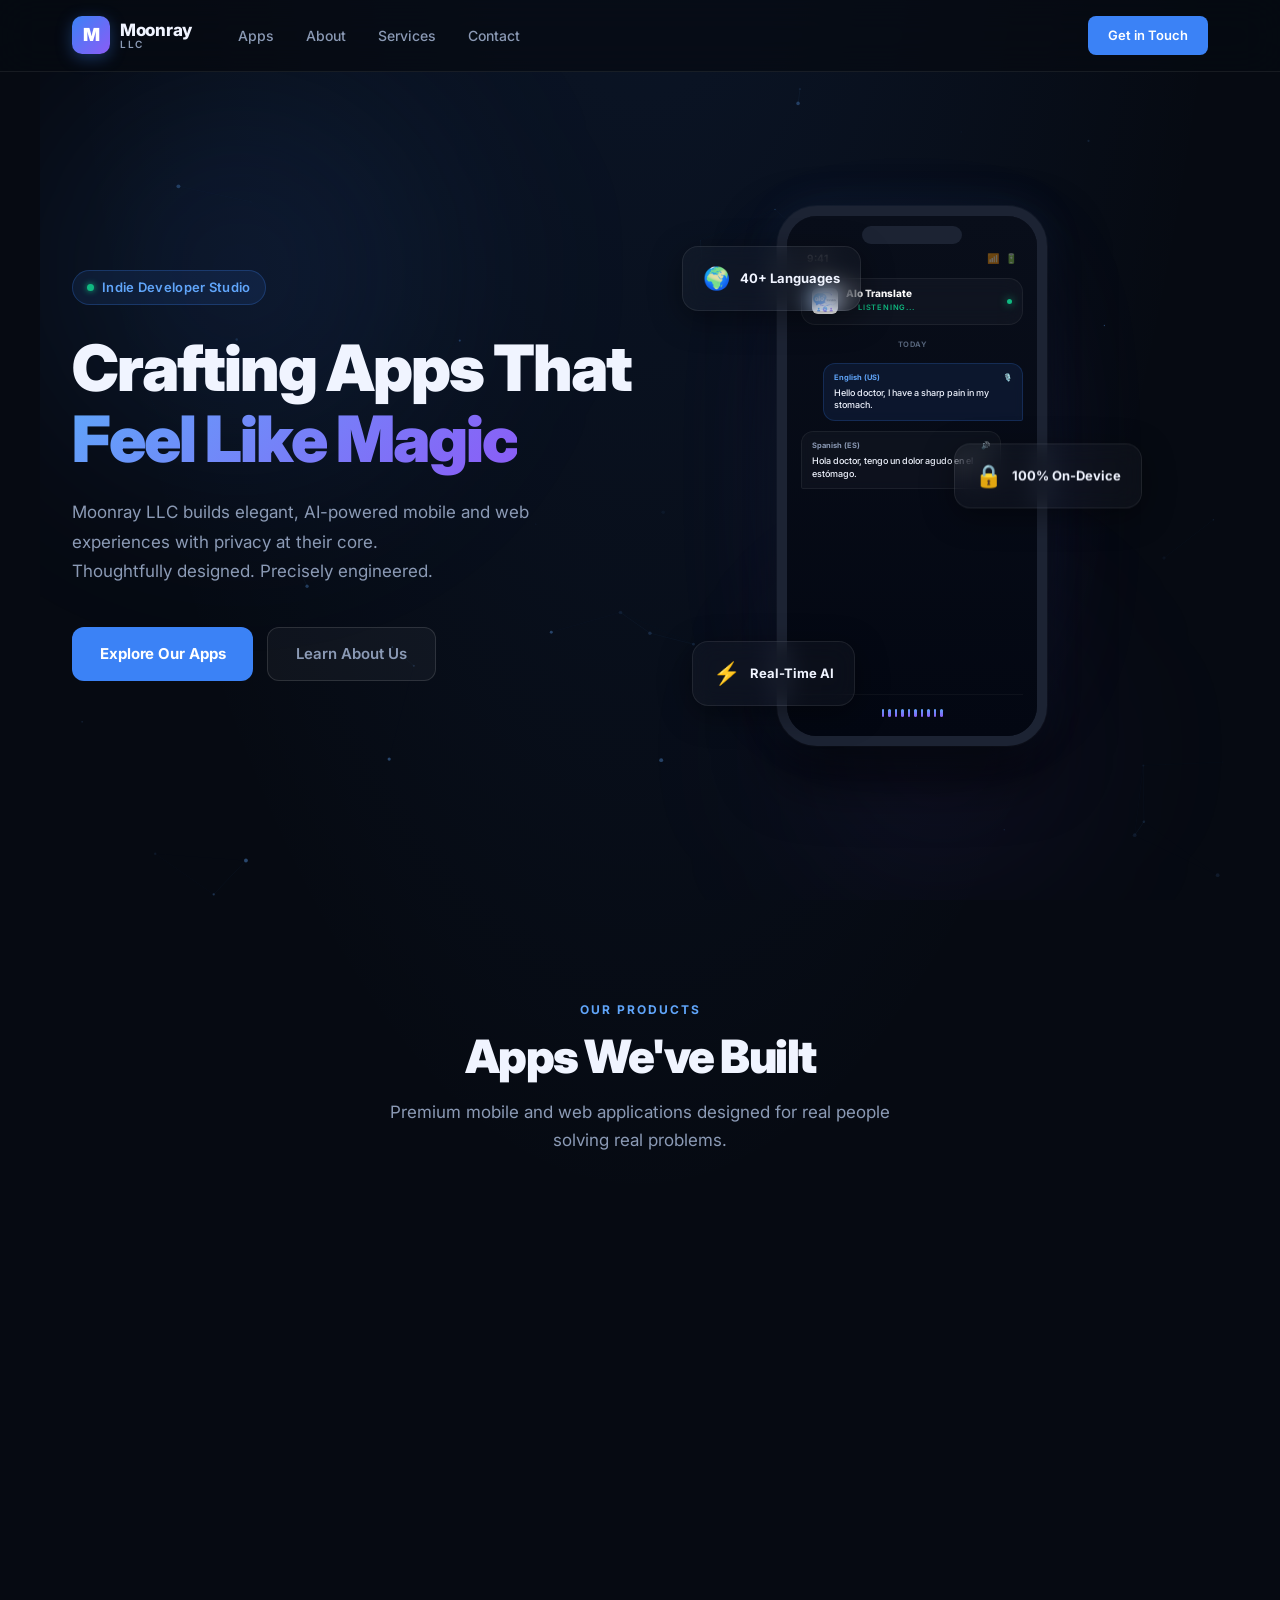
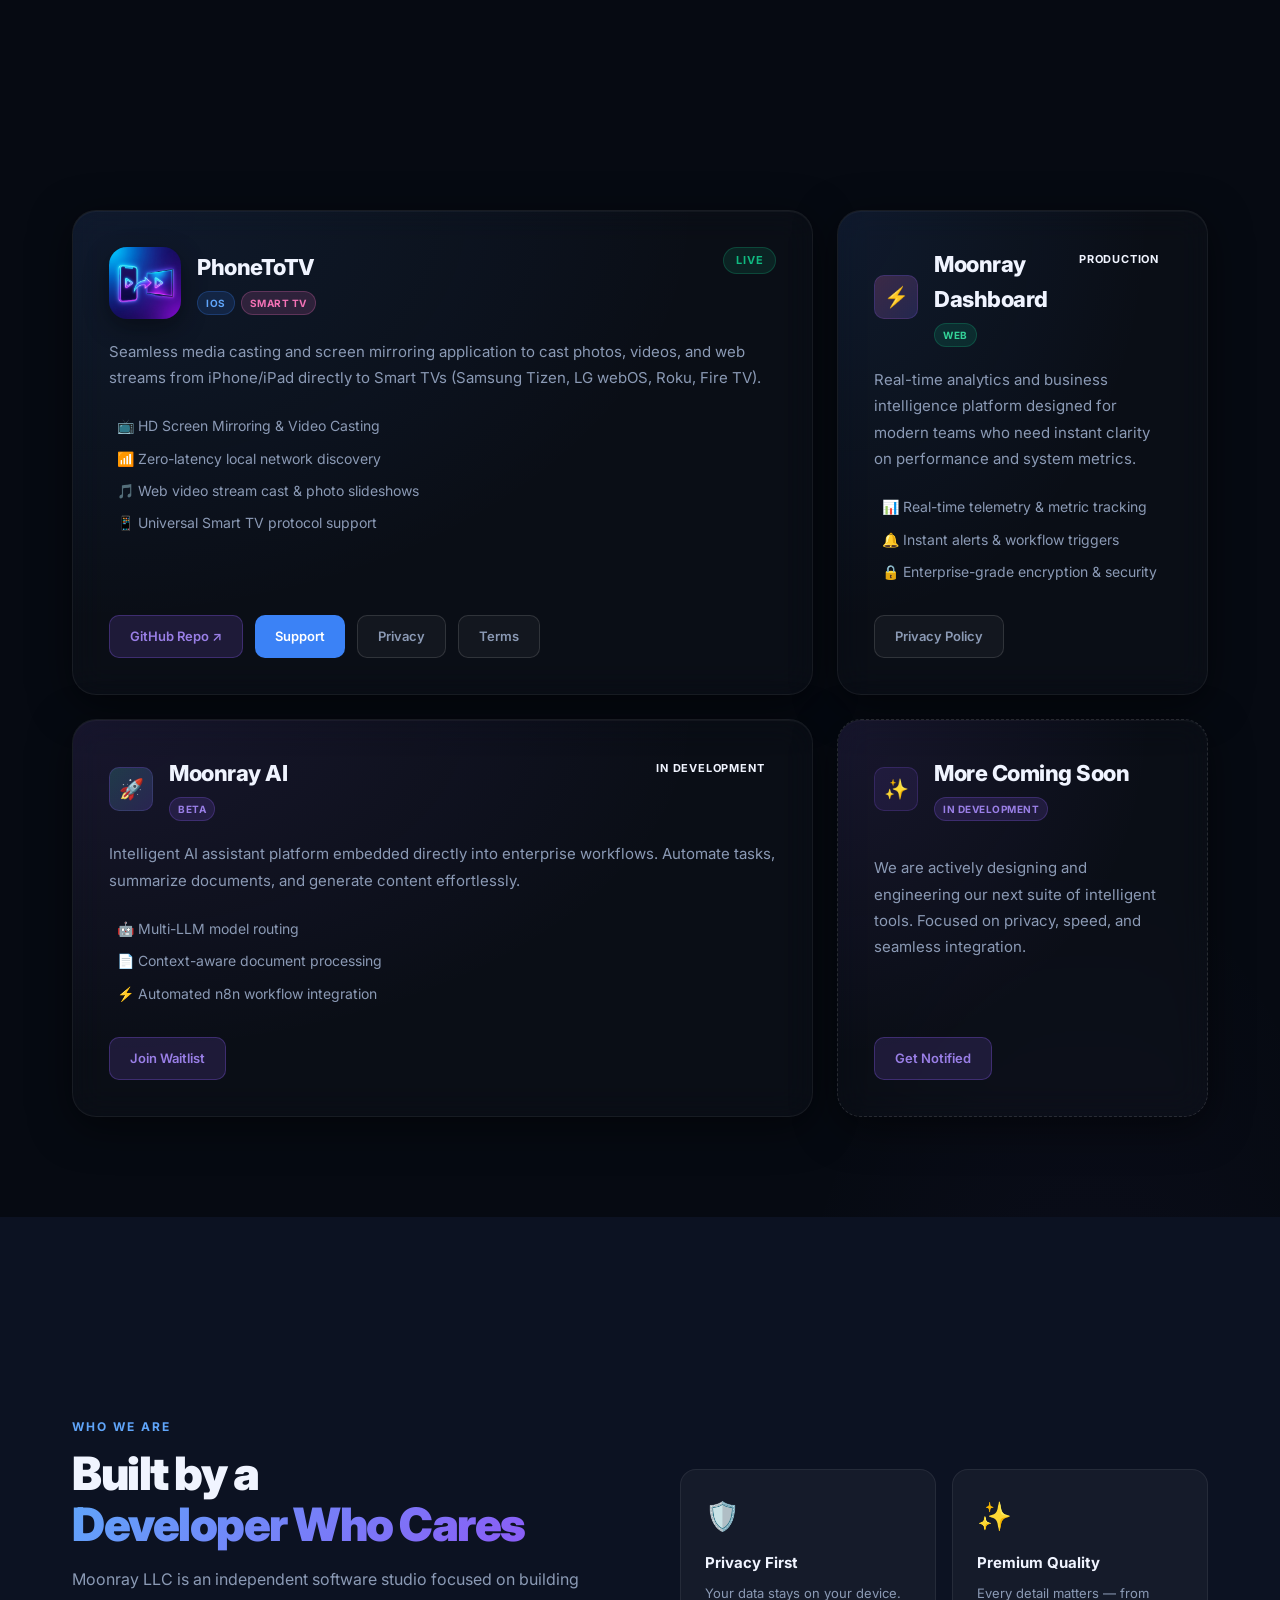
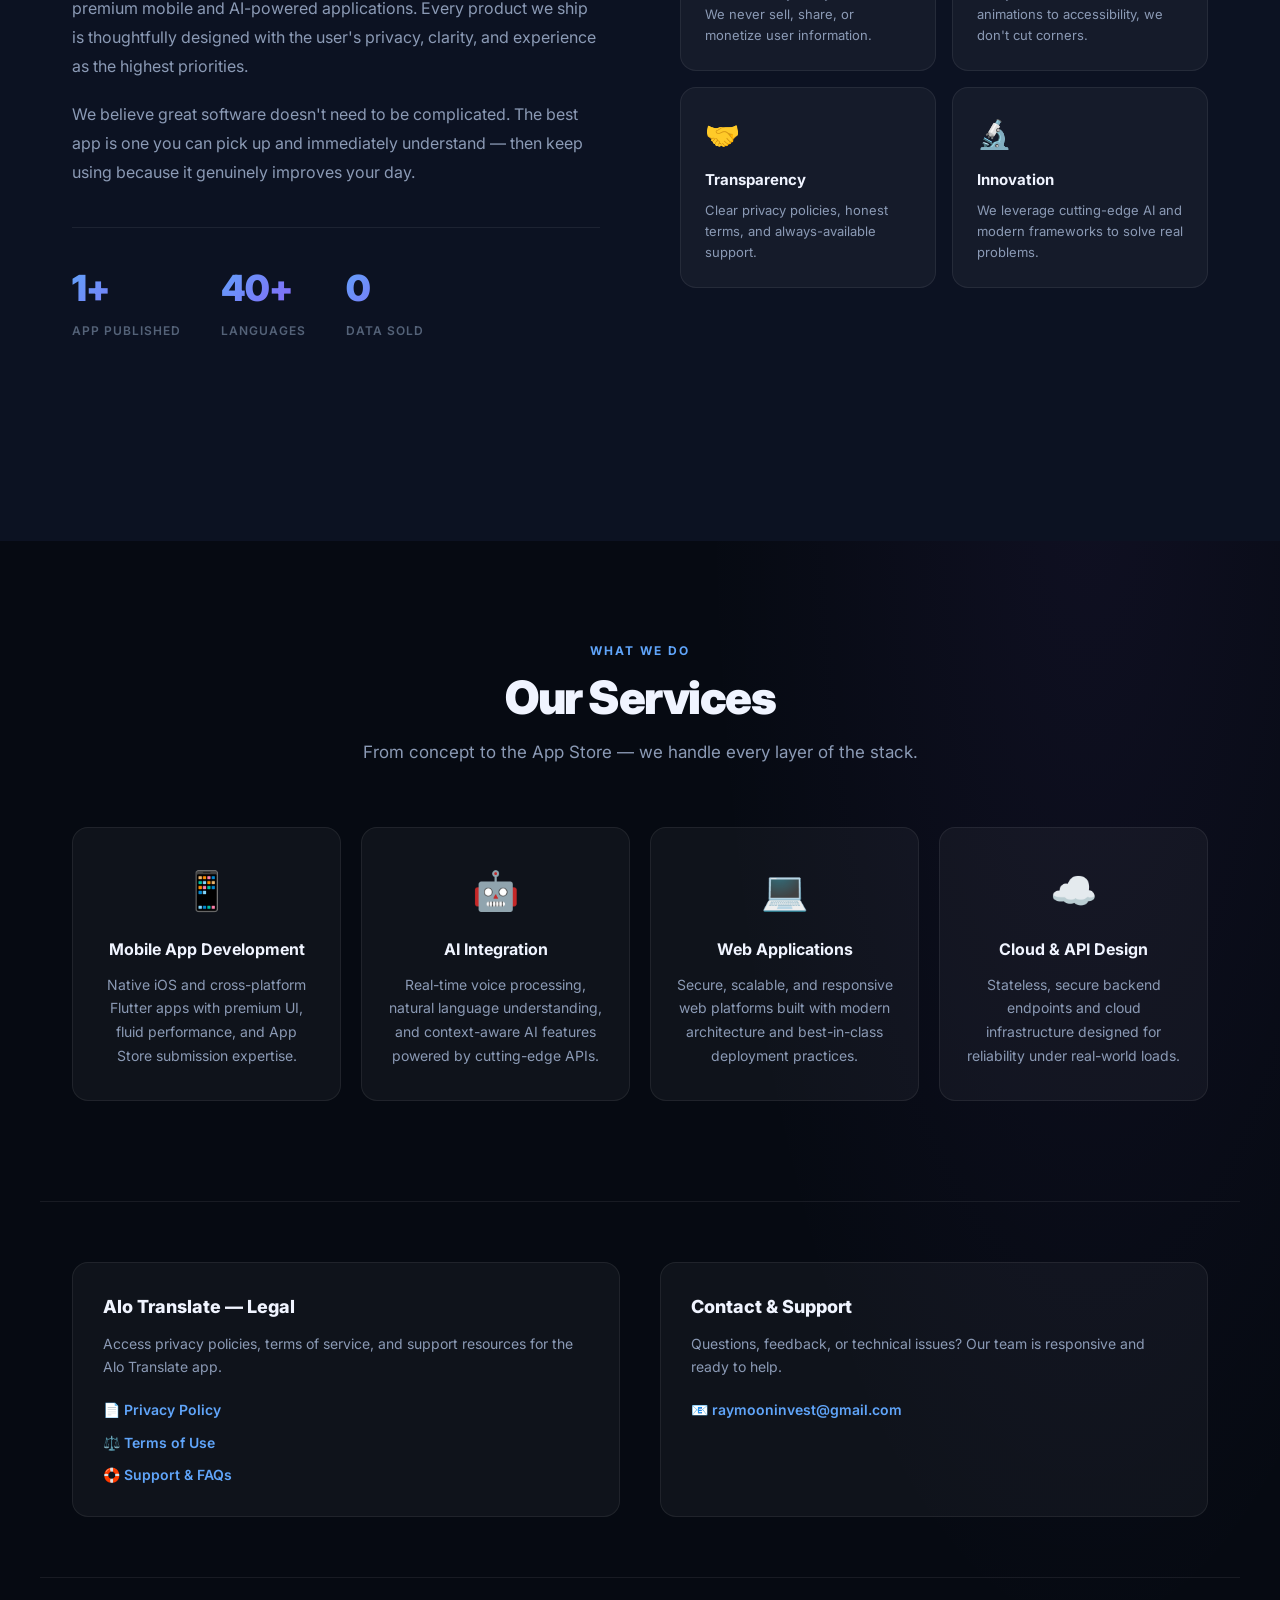
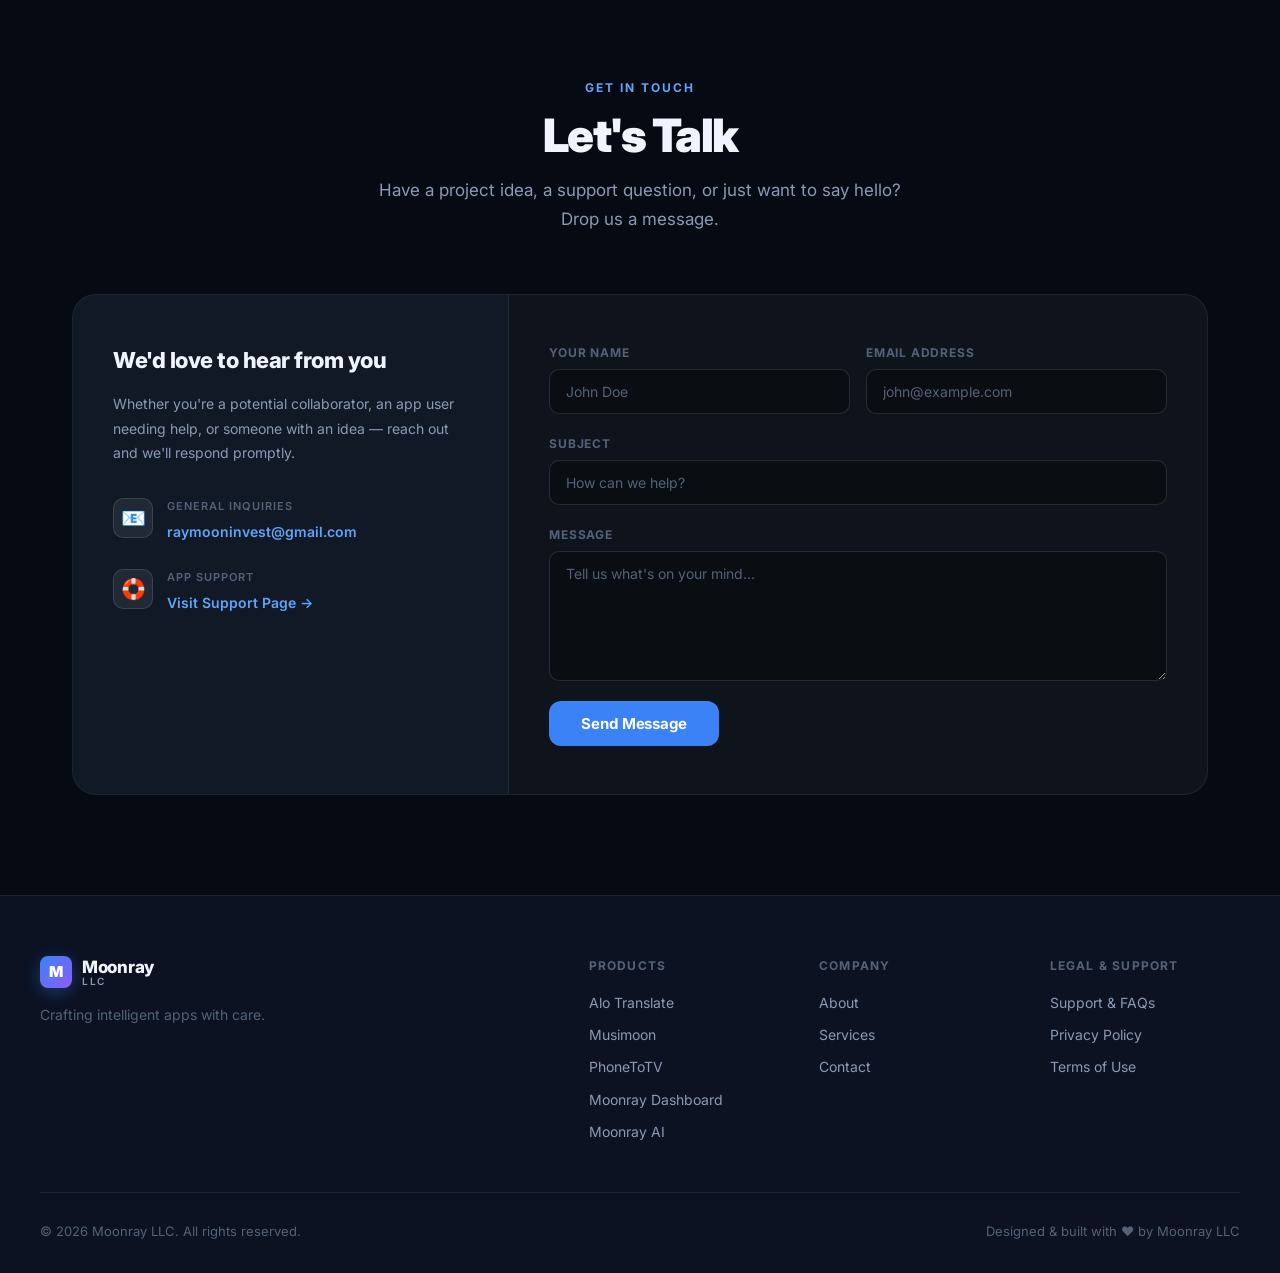
<file: index.html>
<!DOCTYPE html>
<html lang="en">
<head>
  <meta charset="UTF-8">
  <meta name="viewport" content="width=device-width, initial-scale=1.0">
  <title>Moonray LLC — Crafting Intelligent Apps</title>
  <meta name="description" content="Moonray LLC builds premium mobile and AI-powered applications. Explore our apps and developer services.">
  <link rel="preconnect" href="https://fonts.googleapis.com">
  <link rel="preconnect" href="https://fonts.gstatic.com" crossorigin>
  <link href="https://fonts.googleapis.com/css2?family=Inter:wght@300;400;500;600;700;800;900&display=swap" rel="stylesheet">
  <link rel="stylesheet" href="style.css">
</head>
<body>

  <!-- ===================== HEADER ===================== -->
  <header id="top">
    <div class="scroll-progress" id="scrollProgress"></div>
    <div class="header-inner">
      <a href="#top" class="brand">
        <div class="brand-mark">M</div>
        <div class="brand-text">
          <span class="brand-name">Moonray</span>
          <span class="brand-tagline">LLC</span>
        </div>
      </a>
      <nav class="main-nav">
        <ul>
          <li><a href="#apps">Apps</a></li>
          <li><a href="#about">About</a></li>
          <li><a href="#services">Services</a></li>
          <li><a href="#contact">Contact</a></li>
        </ul>
      </nav>
      <a href="#contact" class="nav-cta">Get in Touch</a>
      <button class="hamburger" id="hamburger" aria-label="Menu">
        <span></span><span></span><span></span>
      </button>
    </div>
    <!-- Mobile menu -->
    <div class="mobile-menu" id="mobileMenu">
      <ul>
        <li><a href="#apps" onclick="closeMobileMenu()">Apps</a></li>
        <li><a href="#about" onclick="closeMobileMenu()">About</a></li>
        <li><a href="#services" onclick="closeMobileMenu()">Services</a></li>
        <li><a href="#contact" onclick="closeMobileMenu()">Contact</a></li>
      </ul>
    </div>
  </header>

  <!-- ===================== HERO ===================== -->
  <section class="hero" id="hero">
    <canvas id="particle-canvas"></canvas>
    <div class="hero-bg-glow glow-1"></div>
    <div class="hero-bg-glow glow-2"></div>
    <div class="hero-content">
      <div class="hero-badge">
        <span class="badge-dot"></span>
        Indie Developer Studio
      </div>
      <h1 class="hero-title">
        Crafting Apps That<br>
        <span class="gradient-text">Feel Like Magic</span>
      </h1>
      <p class="hero-sub">
        Moonray LLC builds elegant, AI-powered mobile and web experiences with privacy at their core.<br>
        Thoughtfully designed. Precisely engineered.
      </p>
      <div class="hero-actions">
        <a href="#apps" class="btn-primary">Explore Our Apps</a>
        <a href="#about" class="btn-ghost">Learn About Us</a>
      </div>
    </div>
    <div class="hero-visual">
      <!-- Ambient light effect behind the phone -->
      <div class="mockup-glow"></div>
      
      <!-- Phone Frame Mockup -->
      <div class="phone-frame">
        <div class="phone-notch"></div>
        <div class="phone-screen">
          <!-- Status Bar -->
          <div class="phone-status-bar">
            <span class="time">9:41</span>
            <div class="icons">
              <span class="signal">📶</span>
              <span class="battery">🔋</span>
            </div>
          </div>
          
          <!-- App Header -->
          <div class="phone-app-header">
            <div class="app-brand">
              <img src="logo/alo_translate_logo.png" alt="Alo Logo" class="app-logo">
              <div class="app-title-group">
                <span class="app-title">Alo Translate</span>
                <span class="app-status">Listening...</span>
              </div>
            </div>
            <div class="recording-indicator">
              <span class="pulse-dot"></span>
            </div>
          </div>
          
          <!-- Chat Feed -->
          <div class="phone-chat-feed">
            <div class="chat-date">Today</div>
            
            <div class="chat-bubble user">
              <div class="bubble-meta">
                <span class="bubble-lang">English (US)</span>
                <span class="bubble-icon">🎙️</span>
              </div>
              <p class="bubble-text">Hello doctor, I have a sharp pain in my stomach.</p>
            </div>
            
            <div class="chat-bubble ai">
              <div class="bubble-meta">
                <span class="bubble-lang">Spanish (ES)</span>
                <span class="bubble-icon">🔊</span>
              </div>
              <p class="bubble-text">Hola doctor, tengo un dolor agudo en el estómago.</p>
            </div>
          </div>
          
          <!-- Waveform Animation -->
          <div class="phone-wave-container">
            <div class="wave-bar"></div>
            <div class="wave-bar"></div>
            <div class="wave-bar"></div>
            <div class="wave-bar"></div>
            <div class="wave-bar"></div>
            <div class="wave-bar"></div>
            <div class="wave-bar"></div>
            <div class="wave-bar"></div>
            <div class="wave-bar"></div>
            <div class="wave-bar"></div>
          </div>
        </div>
      </div>
      
      <!-- Floating Badges surrounding the phone -->
      <div class="float-card card-a">
        <span class="fc-icon">🌍</span>
        <span class="fc-label">40+ Languages</span>
      </div>
      <div class="float-card card-b">
        <span class="fc-icon">🔒</span>
        <span class="fc-label">100% On-Device</span>
      </div>
      <div class="float-card card-c">
        <span class="fc-icon">⚡</span>
        <span class="fc-label">Real-Time AI</span>
      </div>
    </div>
  </section>

  <!-- ===================== APPS ===================== -->
  <section id="apps" class="section-wrapper">
    <div class="section-label">Our Products</div>
    <h2 class="section-title">Apps We've Built</h2>
    <p class="section-sub">Premium mobile and web applications designed for real people solving real problems.</p>

    <div class="apps-grid">
      <!-- Alo Translate -->
      <div class="app-card featured">
        <div class="app-card-inner">
          <div class="app-meta">
            <img src="logo/alo_translate_logo.png" alt="Alo Translate App Icon" class="app-icon">
            <div class="app-info">
              <h3>Alo Translate</h3>
              <p class="app-platform">
                <span class="platform-badge ios">iOS</span>
                <span class="platform-badge ipados">iPadOS</span>
              </p>
            </div>
            <span class="app-status live">Live</span>
          </div>
          <p class="app-desc">
            An AI-powered real-time voice interpreter that breaks language barriers in medical, legal, and everyday conversations. Speak naturally — Alo Translate listens, translates, and speaks back.
          </p>
          <ul class="app-features">
            <li>🎙️ Real-time voice transcription & translation</li>
            <li>🌐 40+ supported languages</li>
            <li>🔒 All data stored privately on-device</li>
            <li>🧠 AI-assisted follow-up suggestions</li>
            <li>👤 Multi-profile support</li>
          </ul>
          <div class="app-links">
            <a href="https://apps.apple.com/us/app/alo-translate/id6778566552" target="_blank" class="app-link-btn primary-glow">
              Get on App Store ↗
            </a>
            <a href="support.html?app=alo_translate" class="app-link-btn secondary">
              Support &amp; FAQs
            </a>
            <a href="privacy.html?app=alo_translate" class="app-link-btn ghost">
              Privacy Policy
            </a>
            <a href="terms.html?app=alo_translate" class="app-link-btn ghost">
              Terms of Use
            </a>
          </div>
        </div>
        <div class="app-card-glow"></div>
      </div>

      <!-- Musimoon -->
      <div class="app-card">
        <div class="app-card-inner">
          <div class="app-meta">
            <img src="logo/musimoon_logo.png" alt="Musimoon App Icon" class="app-icon">
            <div class="app-info">
              <h3>Musimoon</h3>
              <p class="app-platform">
                <span class="platform-badge web">Web App</span>
                <span class="platform-badge ios">iOS</span>
              </p>
            </div>
            <span class="app-status live">Live</span>
          </div>
          <p class="app-desc">
            High-fidelity web and mobile music player featuring YouTube API integration, custom playlists, seamless audio streaming, and a responsive glassmorphism UI.
          </p>
          <ul class="app-features">
            <li>🎵 YouTube API audio stream integration</li>
            <li>🎧 Smart playlist creation & queueing</li>
            <li>⚡ Built with React, TypeScript & Vite</li>
            <li>☁️ Supabase cloud synchronization</li>
          </ul>
          <div class="app-links">
            <a href="https://musimoon.moonray.store/" target="_blank" class="app-link-btn primary-glow">
              Live Web App ↗
            </a>
            <a href="https://apps.apple.com/us/app/musimoon-player-playlists/id6741814032" target="_blank" class="app-link-btn secondary">
              App Store ↗
            </a>
            <a href="support.html?app=musimoon" class="app-link-btn ghost">
              Support
            </a>
            <a href="privacy.html?app=musimoon" class="app-link-btn ghost">
              Privacy
            </a>
            <a href="terms.html?app=musimoon" class="app-link-btn ghost">
              Terms
            </a>
          </div>
        </div>
        <div class="app-card-glow bg-purple"></div>
      </div>

      <!-- PhoneToTV -->
      <div class="app-card">
        <div class="app-card-inner">
          <div class="app-meta">
            <img src="logo/phonetotv_logo.png" alt="PhoneToTV App Icon" class="app-icon">
            <div class="app-info">
              <h3>PhoneToTV</h3>
              <p class="app-platform">
                <span class="platform-badge ios">iOS</span>
                <span class="platform-badge tv">Smart TV</span>
              </p>
            </div>
            <span class="app-status live">Live</span>
          </div>
          <p class="app-desc">
            Seamless media casting and screen mirroring application to cast photos, videos, and web streams from iPhone/iPad directly to Smart TVs (Samsung Tizen, LG webOS, Roku, Fire TV).
          </p>
          <ul class="app-features">
            <li>📺 HD Screen Mirroring & Video Casting</li>
            <li>📶 Zero-latency local network discovery</li>
            <li>🎵 Web video stream cast & photo slideshows</li>
            <li>📱 Universal Smart TV protocol support</li>
          </ul>
          <div class="app-links">
            <a href="https://github.com/raymoon-code/PhoneToTV" target="_blank" class="app-link-btn primary-glow">
              GitHub Repo ↗
            </a>
            <a href="support.html?app=phonetotv" class="app-link-btn secondary">
              Support
            </a>
            <a href="privacy.html?app=phonetotv" class="app-link-btn ghost">
              Privacy
            </a>
            <a href="terms.html?app=phonetotv" class="app-link-btn ghost">
              Terms
            </a>
          </div>
        </div>
        <div class="app-card-glow"></div>
      </div>

      <!-- Moonray Dashboard -->
      <div class="app-card">
        <div class="app-card-inner">
          <div class="app-meta">
            <div class="cs-icon-bg" style="background: linear-gradient(135deg, rgba(240,111,187,0.2), rgba(124,109,250,0.2));">
              <span class="cs-icon">⚡</span>
            </div>
            <div class="app-info">
              <h3>Moonray Dashboard</h3>
              <p class="app-platform">
                <span class="platform-badge web">Web</span>
              </p>
            </div>
            <span class="app-status dev">Production</span>
          </div>
          <p class="app-desc">
            Real-time analytics and business intelligence platform designed for modern teams who need instant clarity on performance and system metrics.
          </p>
          <ul class="app-features">
            <li>📊 Real-time telemetry & metric tracking</li>
            <li>🔔 Instant alerts & workflow triggers</li>
            <li>🔒 Enterprise-grade encryption & security</li>
          </ul>
          <div class="app-links">
            <a href="privacy.html" class="app-link-btn ghost">Privacy Policy</a>
          </div>
        </div>
        <div class="app-card-glow"></div>
      </div>

      <!-- Moonray AI -->
      <div class="app-card">
        <div class="app-card-inner">
          <div class="app-meta">
            <div class="cs-icon-bg" style="background: linear-gradient(135deg, rgba(79,209,199,0.2), rgba(124,109,250,0.2));">
              <span class="cs-icon">🚀</span>
            </div>
            <div class="app-info">
              <h3>Moonray AI</h3>
              <p class="app-platform">
                <span class="platform-badge dev">Beta</span>
              </p>
            </div>
            <span class="app-status dev">In Development</span>
          </div>
          <p class="app-desc">
            Intelligent AI assistant platform embedded directly into enterprise workflows. Automate tasks, summarize documents, and generate content effortlessly.
          </p>
          <ul class="app-features">
            <li>🤖 Multi-LLM model routing</li>
            <li>📄 Context-aware document processing</li>
            <li>⚡ Automated n8n workflow integration</li>
          </ul>
          <div class="app-links">
            <a href="#contact" class="app-link-btn primary-glow">Join Waitlist</a>
          </div>
        </div>
        <div class="app-card-glow bg-purple"></div>
      </div>

      <!-- More Coming Soon -->
      <div class="app-card coming-soon">
        <div class="app-card-inner">
          <div class="app-meta">
            <div class="cs-icon-bg">
              <span class="cs-icon">✨</span>
            </div>
            <div class="app-info">
              <h3>More Coming Soon</h3>
              <p class="app-platform"><span class="platform-badge dev">In Development</span></p>
            </div>
          </div>
          <p class="app-desc">
            We are actively designing and engineering our next suite of intelligent tools. Focused on privacy, speed, and seamless integration.
          </p>
          
          <div class="app-links" style="margin-top: auto;">
            <a href="#contact" class="app-link-btn primary-glow">Get Notified</a>
          </div>
        </div>
        <div class="app-card-glow bg-purple"></div>
      </div>
    </div>
  </section>

  <!-- ===================== ABOUT ===================== -->
  <section id="about" class="section-wrapper alt-section">
    <div class="about-grid">
      <div class="about-text">
        <div class="section-label">Who We Are</div>
        <h2 class="section-title left-align">Built by a<br><span class="gradient-text">Developer Who Cares</span></h2>
        <p>Moonray LLC is an independent software studio focused on building premium mobile and AI-powered applications. Every product we ship is thoughtfully designed with the user's privacy, clarity, and experience as the highest priorities.</p>
        <p>We believe great software doesn't need to be complicated. The best app is one you can pick up and immediately understand — then keep using because it genuinely improves your day.</p>
        <div class="about-stats">
          <div class="stat-item">
            <span class="stat-num">1+</span>
            <span class="stat-label">App Published</span>
          </div>
          <div class="stat-item">
            <span class="stat-num">40+</span>
            <span class="stat-label">Languages</span>
          </div>
          <div class="stat-item">
            <span class="stat-num">0</span>
            <span class="stat-label">Data Sold</span>
          </div>
        </div>
      </div>
      <div class="about-values">
        <div class="value-card">
          <div class="value-icon">🛡️</div>
          <h4>Privacy First</h4>
          <p>Your data stays on your device. We never sell, share, or monetize user information.</p>
        </div>
        <div class="value-card">
          <div class="value-icon">✨</div>
          <h4>Premium Quality</h4>
          <p>Every detail matters — from animations to accessibility, we don't cut corners.</p>
        </div>
        <div class="value-card">
          <div class="value-icon">🤝</div>
          <h4>Transparency</h4>
          <p>Clear privacy policies, honest terms, and always-available support.</p>
        </div>
        <div class="value-card">
          <div class="value-icon">🔬</div>
          <h4>Innovation</h4>
          <p>We leverage cutting-edge AI and modern frameworks to solve real problems.</p>
        </div>
      </div>
    </div>
  </section>

  <!-- ===================== SERVICES ===================== -->
  <section id="services" class="section-wrapper">
    <div class="section-label">What We Do</div>
    <h2 class="section-title">Our Services</h2>
    <p class="section-sub">From concept to the App Store — we handle every layer of the stack.</p>
    <div class="services-grid">
      <div class="service-card">
        <div class="service-icon">📱</div>
        <h3>Mobile App Development</h3>
        <p>Native iOS and cross-platform Flutter apps with premium UI, fluid performance, and App Store submission expertise.</p>
      </div>
      <div class="service-card">
        <div class="service-icon">🤖</div>
        <h3>AI Integration</h3>
        <p>Real-time voice processing, natural language understanding, and context-aware AI features powered by cutting-edge APIs.</p>
      </div>
      <div class="service-card">
        <div class="service-icon">💻</div>
        <h3>Web Applications</h3>
        <p>Secure, scalable, and responsive web platforms built with modern architecture and best-in-class deployment practices.</p>
      </div>
      <div class="service-card">
        <div class="service-icon">☁️</div>
        <h3>Cloud & API Design</h3>
        <p>Stateless, secure backend endpoints and cloud infrastructure designed for reliability under real-world loads.</p>
      </div>
    </div>
  </section>

  <!-- ===================== LEGAL LINKS ===================== -->
  <section id="legal" class="section-wrapper legal-section">
    <div class="legal-grid">
      <div class="legal-block">
        <h3>Alo Translate — Legal</h3>
        <p>Access privacy policies, terms of service, and support resources for the Alo Translate app.</p>
        <div class="legal-links">
          <a href="privacy.html">📄 Privacy Policy</a>
          <a href="terms.html">⚖️ Terms of Use</a>
          <a href="support.html">🛟 Support &amp; FAQs</a>
        </div>
      </div>
      <div class="legal-block">
        <h3>Contact &amp; Support</h3>
        <p>Questions, feedback, or technical issues? Our team is responsive and ready to help.</p>
        <div class="legal-links">
          <a href="mailto:raymooninvest@gmail.com">📧 raymooninvest@gmail.com</a>
        </div>
      </div>
    </div>
  </section>

  <!-- ===================== CONTACT ===================== -->
  <section id="contact" class="section-wrapper">
    <div class="section-label">Get In Touch</div>
    <h2 class="section-title">Let's Talk</h2>
    <p class="section-sub">Have a project idea, a support question, or just want to say hello? Drop us a message.</p>
    <div class="contact-card">
      <div class="contact-info-col">
        <h3>We'd love to hear from you</h3>
        <p>Whether you're a potential collaborator, an app user needing help, or someone with an idea — reach out and we'll respond promptly.</p>
        <div class="contact-detail">
          <span class="cd-icon">📧</span>
          <div>
            <span class="cd-label">General Inquiries</span>
            <a href="mailto:raymooninvest@gmail.com" class="cd-value">raymooninvest@gmail.com</a>
          </div>
        </div>
        <div class="contact-detail">
          <span class="cd-icon">🛟</span>
          <div>
            <span class="cd-label">App Support</span>
            <a href="support.html" class="cd-value">Visit Support Page →</a>
          </div>
        </div>
      </div>
      <form class="contact-form" id="contactForm" onsubmit="handleFormSubmit(event)">
        <div class="form-row">
          <div class="form-group">
            <label for="contactName">Your Name</label>
            <input type="text" id="contactName" name="name" placeholder="John Doe" required>
          </div>
          <div class="form-group">
            <label for="contactEmail">Email Address</label>
            <input type="email" id="contactEmail" name="email" placeholder="john@example.com" required>
          </div>
        </div>
        <div class="form-group">
          <label for="contactSubject">Subject</label>
          <input type="text" id="contactSubject" name="subject" placeholder="How can we help?">
        </div>
        <div class="form-group">
          <label for="contactMessage">Message</label>
          <textarea id="contactMessage" name="message" placeholder="Tell us what's on your mind..." required></textarea>
        </div>
        <button type="submit" class="btn-primary form-submit" id="submitBtn">Send Message</button>
        <p class="form-note" id="formNote" style="display:none;"></p>
      </form>
    </div>
  </section>

  <!-- ===================== FOOTER ===================== -->
  <footer>
    <div class="footer-inner">
      <div class="footer-brand">
        <div class="brand">
          <div class="brand-mark sm">M</div>
          <div class="brand-text">
            <span class="brand-name">Moonray</span>
            <span class="brand-tagline">LLC</span>
          </div>
        </div>
        <p>Crafting intelligent apps with care.</p>
      </div>
      <div class="footer-links">
        <div class="footer-col">
          <h5>Products</h5>
          <a href="#apps">Alo Translate</a>
          <a href="#apps">Musimoon</a>
          <a href="#apps">PhoneToTV</a>
          <a href="#apps">Moonray Dashboard</a>
          <a href="#apps">Moonray AI</a>
        </div>
        <div class="footer-col">
          <h5>Company</h5>
          <a href="#about">About</a>
          <a href="#services">Services</a>
          <a href="#contact">Contact</a>
        </div>
        <div class="footer-col">
          <h5>Legal &amp; Support</h5>
          <a href="support.html">Support &amp; FAQs</a>
          <a href="privacy.html">Privacy Policy</a>
          <a href="terms.html">Terms of Use</a>
        </div>
      </div>
    </div>
    <div class="footer-bottom">
      <p>© 2026 Moonray LLC. All rights reserved.</p>
      <p>Designed &amp; built with ❤️ by Moonray LLC</p>
    </div>
  </footer>

  <script>
    // Hamburger menu
    const hamburger = document.getElementById('hamburger');
    const mobileMenu = document.getElementById('mobileMenu');
    hamburger.addEventListener('click', () => {
      hamburger.classList.toggle('open');
      mobileMenu.classList.toggle('open');
    });
    function closeMobileMenu() {
      hamburger.classList.remove('open');
      mobileMenu.classList.remove('open');
    }

    // Sticky header shadow & scroll progress bar on scroll
    const header = document.querySelector('header');
    const scrollProgress = document.getElementById('scrollProgress');
    window.addEventListener('scroll', () => {
      if (window.scrollY > 30) {
        header.classList.add('scrolled');
      } else {
        header.classList.remove('scrolled');
      }
      
      const winScroll = document.body.scrollTop || document.documentElement.scrollTop;
      const height = document.documentElement.scrollHeight - document.documentElement.clientHeight;
      const scrolled = (winScroll / height) * 100;
      scrollProgress.style.width = scrolled + "%";
    });

    // Intersection Observer for fade-in animations
    const observer = new IntersectionObserver((entries) => {
      entries.forEach(entry => {
        if (entry.isIntersecting) {
          entry.target.classList.add('visible');
        }
      });
    }, { threshold: 0.1 });

    document.querySelectorAll('.app-card, .service-card, .value-card, .legal-block').forEach(el => {
      el.classList.add('animate-on-scroll');
      observer.observe(el);
    });

    // Reveal elements in initial viewport immediately on load
    const checkInitialViewport = () => {
      document.querySelectorAll('.animate-on-scroll').forEach(el => {
        const rect = el.getBoundingClientRect();
        if (rect.top < window.innerHeight) {
          el.classList.add('visible');
        }
      });
    };
    checkInitialViewport();
    window.addEventListener('load', checkInitialViewport);

    // Contact form handler (mailto fallback)
    function handleFormSubmit(e) {
      e.preventDefault();
      const name = document.getElementById('contactName').value;
      const email = document.getElementById('contactEmail').value;
      const subject = document.getElementById('contactSubject').value || 'Moonray LLC Inquiry';
      const message = document.getElementById('contactMessage').value;
      const body = `Name: ${name}\nEmail: ${email}\n\nMessage:\n${message}`;
      const mailtoLink = `mailto:raymooninvest@gmail.com?subject=${encodeURIComponent(subject)}&body=${encodeURIComponent(body)}`;
      window.location.href = mailtoLink;
      const note = document.getElementById('formNote');
      note.textContent = '✅ Your email client should open now. If not, email us directly at raymooninvest@gmail.com';
      note.style.display = 'block';
      note.style.color = '#34d399';
    }

    // Particle Canvas Animation
    const pCanvas = document.getElementById('particle-canvas');
    if (pCanvas) {
      const pCtx = pCanvas.getContext('2d');
      const resizeCanvas = () => {
        pCanvas.width = pCanvas.parentElement ? pCanvas.parentElement.offsetWidth : window.innerWidth;
        pCanvas.height = pCanvas.parentElement ? pCanvas.parentElement.offsetHeight : window.innerHeight;
      };
      resizeCanvas();
      window.addEventListener('resize', resizeCanvas);

      const particles = Array.from({length: 45}, () => ({
        x: Math.random() * pCanvas.width,
        y: Math.random() * pCanvas.height,
        r: Math.random() * 1.5 + 0.5,
        dx: (Math.random() - 0.5) * 0.3,
        dy: (Math.random() - 0.5) * 0.3,
        a: Math.random(),
      }));

      function drawParticles() {
        pCtx.clearRect(0, 0, pCanvas.width, pCanvas.height);
        particles.forEach(p => {
          pCtx.beginPath();
          pCtx.arc(p.x, p.y, p.r, 0, Math.PI * 2);
          pCtx.fillStyle = `rgba(96,165,250,${p.a * 0.4})`;
          pCtx.fill();
          p.x += p.dx; p.y += p.dy;
          if (p.x < 0 || p.x > pCanvas.width) p.dx *= -1;
          if (p.y < 0 || p.y > pCanvas.height) p.dy *= -1;
        });

        for (let i = 0; i < particles.length; i++) {
          for (let j = i + 1; j < particles.length; j++) {
            const dist = Math.hypot(particles[i].x - particles[j].x, particles[i].y - particles[j].y);
            if (dist < 110) {
              pCtx.beginPath();
              pCtx.moveTo(particles[i].x, particles[i].y);
              pCtx.lineTo(particles[j].x, particles[j].y);
              pCtx.strokeStyle = `rgba(96,165,250,${(1 - dist/110) * 0.12})`;
              pCtx.lineWidth = 0.5;
              pCtx.stroke();
            }
          }
        }
        requestAnimationFrame(drawParticles);
      }
      drawParticles();
    }
  </script>
</body>
</html>
</file>
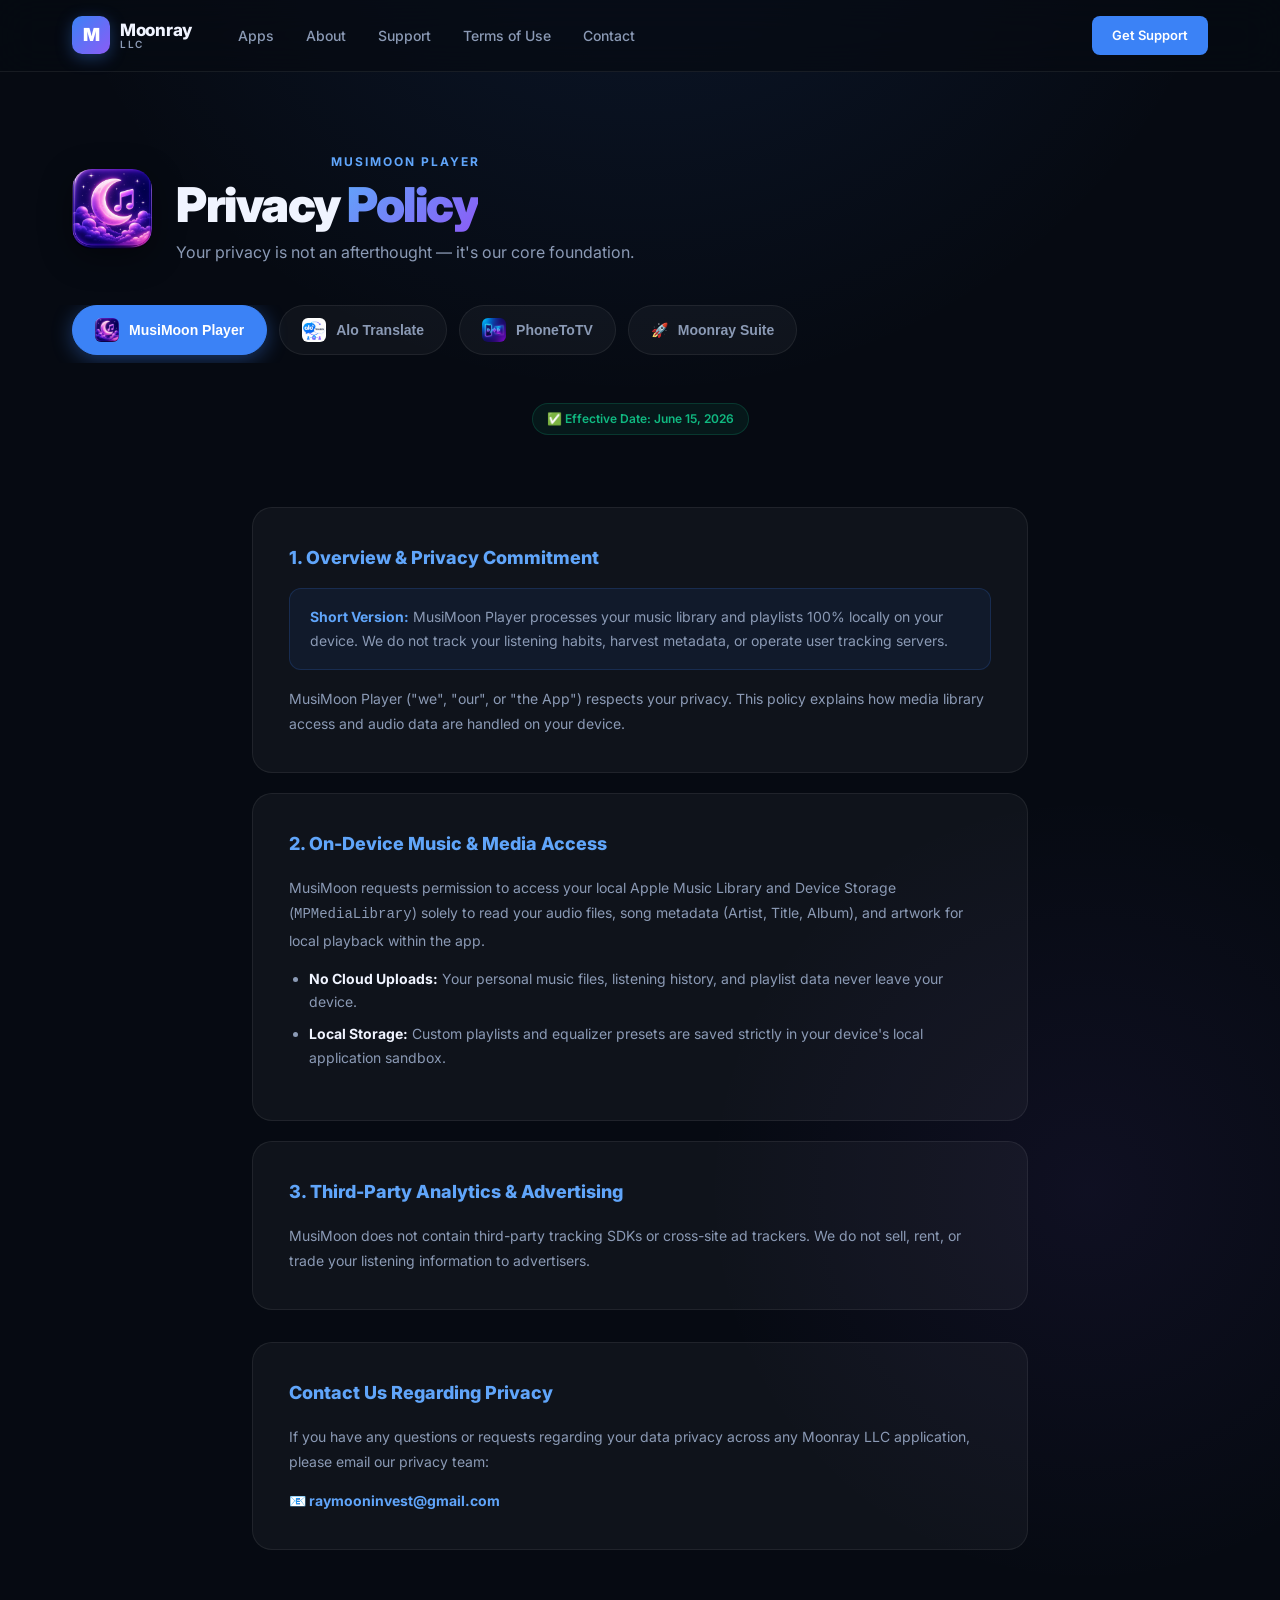
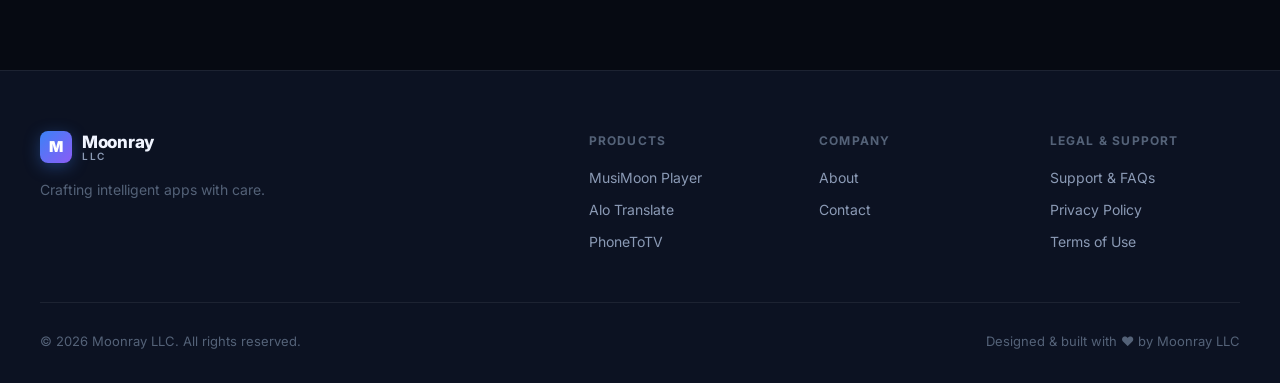
<file: privacy.html>
<!DOCTYPE html>
<html lang="en">
<head>
  <meta charset="UTF-8">
  <meta name="viewport" content="width=device-width, initial-scale=1.0">
  <title>Privacy Policy | Moonray LLC Apps</title>
  <meta name="description" content="Privacy Policy for MusiMoon, PhoneToTV, Alo Translate, and all Moonray LLC applications. Learn how we prioritize on-device privacy.">
  <link rel="preconnect" href="https://fonts.googleapis.com">
  <link rel="preconnect" href="https://fonts.gstatic.com" crossorigin>
  <link href="https://fonts.googleapis.com/css2?family=Inter:wght@300;400;500;600;700;800;900&display=swap" rel="stylesheet">
  <link rel="stylesheet" href="style.css">
  <style>
    .page-hero {
      max-width: 1200px;
      margin: 0 auto;
      padding: 80px 32px 40px;
      display: flex;
      align-items: center;
      gap: 24px;
    }
    .page-hero-icon {
      width: 80px;
      height: 80px;
      border-radius: 20px;
      flex-shrink: 0;
      box-shadow: 0 8px 32px rgba(0,0,0,0.4);
      transition: transform 0.3s ease;
    }
    .page-hero h1 {
      font-size: clamp(30px, 5vw, 48px);
      font-weight: 900;
      letter-spacing: -1.5px;
      line-height: 1.1;
    }
    .page-hero p { font-size: 16px; color: var(--text-2); margin-top: 8px; }
    .app-switcher {
      max-width: 1200px;
      margin: 0 auto 40px;
      padding: 0 32px;
      display: flex;
      gap: 12px;
      overflow-x: auto;
      padding-bottom: 8px;
    }
    .app-tab {
      display: flex;
      align-items: center;
      gap: 10px;
      padding: 12px 22px;
      background: var(--surface);
      border: 1px solid var(--border);
      border-radius: 50px;
      font-size: 14px;
      font-weight: 700;
      color: var(--text-2);
      cursor: pointer;
      white-space: nowrap;
      transition: var(--transition);
      text-decoration: none;
    }
    .app-tab:hover { border-color: var(--blue-light); color: var(--text); }
    .app-tab.active {
      background: var(--blue);
      border-color: var(--blue);
      color: white;
      box-shadow: 0 4px 20px rgba(59, 130, 246, 0.4);
    }
    .app-tab-icon {
      width: 24px;
      height: 24px;
      border-radius: 6px;
      object-fit: cover;
    }
    .page-body {
      max-width: 840px;
      margin: 0 auto;
      padding: 0 32px 100px;
    }
    .app-content-group { display: none; }
    .app-content-group.active { display: block; }
    .policy-card {
      background: var(--surface);
      border: 1px solid var(--border);
      border-radius: 20px;
      padding: 36px;
      margin-bottom: 20px;
      transition: var(--transition);
    }
    .policy-card:hover { border-color: var(--border-light); }
    .policy-card h2 {
      font-size: 18px;
      font-weight: 800;
      color: var(--blue-light);
      margin-bottom: 16px;
      display: flex;
      align-items: center;
      gap: 10px;
    }
    .policy-card p {
      font-size: 14px;
      color: var(--text-2);
      line-height: 1.8;
      margin-bottom: 14px;
    }
    .policy-card p:last-child { margin-bottom: 0; }
    .policy-card ul {
      padding-left: 20px;
      margin-bottom: 14px;
      display: flex;
      flex-direction: column;
      gap: 8px;
    }
    .policy-card li { font-size: 14px; color: var(--text-2); line-height: 1.7; }
    .policy-card strong { color: var(--text); }
    .policy-highlight {
      background: rgba(59,130,246,0.07);
      border: 1px solid rgba(59,130,246,0.18);
      border-radius: 12px;
      padding: 16px 20px;
      margin-bottom: 16px;
      font-size: 14px;
      color: var(--text-2);
      line-height: 1.7;
    }
    .policy-highlight strong { color: var(--blue-light); }
    .effective-date {
      display: inline-flex;
      align-items: center;
      gap: 8px;
      background: rgba(16,185,129,0.08);
      border: 1px solid rgba(16,185,129,0.2);
      color: var(--green);
      font-size: 12px;
      font-weight: 600;
      padding: 5px 14px;
      border-radius: 50px;
      margin-bottom: 40px;
    }
    @media (max-width: 600px) {
      .page-hero { flex-direction: column; padding: 50px 20px 30px; }
      .app-switcher { padding: 0 20px 80px; }
      .page-body { padding: 0 20px 80px; }
      .policy-card { padding: 24px 20px; }
    }
  </style>
</head>
<body>

  <header id="top">
    <div class="header-inner">
      <a href="index.html" class="brand">
        <div class="brand-mark">M</div>
        <div class="brand-text">
          <span class="brand-name">Moonray</span>
          <span class="brand-tagline">LLC</span>
        </div>
      </a>
      <nav class="main-nav">
        <ul>
          <li><a href="index.html#apps">Apps</a></li>
          <li><a href="index.html#about">About</a></li>
          <li><a href="support.html">Support</a></li>
          <li><a href="terms.html">Terms of Use</a></li>
          <li><a href="index.html#contact">Contact</a></li>
        </ul>
      </nav>
      <a href="support.html" class="nav-cta">Get Support</a>
    </div>
  </header>

  <div class="page-hero">
    <img src="logo/musimoon_logo.png" alt="App Logo" class="page-hero-icon" id="heroIcon">
    <div>
      <div class="section-label" style="margin-bottom:8px;" id="heroAppLabel">MusiMoon Player</div>
      <h1>Privacy <span class="gradient-text">Policy</span></h1>
      <p id="heroAppSub">Your privacy is not an afterthought — it's our core foundation.</p>
    </div>
  </div>

  <!-- App Switcher Tabs -->
  <div class="app-switcher">
    <button class="app-tab active" onclick="switchApp('musimoon')">
      <img src="logo/musimoon_logo.png" alt="MusiMoon" class="app-tab-icon">
      MusiMoon Player
    </button>
    <button class="app-tab" onclick="switchApp('alo_translate')">
      <img src="logo/alo_translate_logo.png" alt="Alo Translate" class="app-tab-icon">
      Alo Translate
    </button>
    <button class="app-tab" onclick="switchApp('phonetotv')">
      <img src="logo/phonetotv_logo.png" alt="PhoneToTV" class="app-tab-icon">
      PhoneToTV
    </button>
    <button class="app-tab" onclick="switchApp('general')">
      <span>🚀</span> Moonray Suite
    </button>
  </div>

  <div class="page-body">

    <div style="text-align:center; margin-bottom: 32px;">
      <span class="effective-date">✅ Effective Date: June 15, 2026</span>
    </div>

    <!-- ==================================== MUSIMOON PRIVACY ==================================== -->
    <div id="content-musimoon" class="app-content-group active">
      <div class="policy-card animate-on-scroll">
        <h2>1. Overview &amp; Privacy Commitment</h2>
        <div class="policy-highlight">
          <strong>Short Version:</strong> MusiMoon Player processes your music library and playlists 100% locally on your device. We do not track your listening habits, harvest metadata, or operate user tracking servers.
        </div>
        <p>MusiMoon Player ("we", "our", or "the App") respects your privacy. This policy explains how media library access and audio data are handled on your device.</p>
      </div>

      <div class="policy-card animate-on-scroll">
        <h2>2. On-Device Music &amp; Media Access</h2>
        <p>MusiMoon requests permission to access your local Apple Music Library and Device Storage (<code>MPMediaLibrary</code>) solely to read your audio files, song metadata (Artist, Title, Album), and artwork for local playback within the app.</p>
        <ul>
          <li><strong>No Cloud Uploads:</strong> Your personal music files, listening history, and playlist data never leave your device.</li>
          <li><strong>Local Storage:</strong> Custom playlists and equalizer presets are saved strictly in your device's local application sandbox.</li>
        </ul>
      </div>

      <div class="policy-card animate-on-scroll">
        <h2>3. Third-Party Analytics &amp; Advertising</h2>
        <p>MusiMoon does not contain third-party tracking SDKs or cross-site ad trackers. We do not sell, rent, or trade your listening information to advertisers.</p>
      </div>
    </div>

    <!-- ==================================== ALO TRANSLATE PRIVACY ==================================== -->
    <div id="content-alo_translate" class="app-content-group">
      <div class="policy-card animate-on-scroll">
        <h2>1. Overview &amp; Privacy Commitment</h2>
        <div class="policy-highlight">
          <strong>Short Version:</strong> Alo Translate stores profiles and conversation histories on your physical device. Translation API requests are stateless and not saved to user accounts.
        </div>
        <p>Alo Translate provides AI voice interpretation with an on-device-first architecture.</p>
      </div>

      <div class="policy-card animate-on-scroll">
        <h2>2. Device Permissions &amp; Encryption</h2>
        <p>The app requests access to the <strong>Microphone</strong> and <strong>Speech Recognition</strong> to transcribe and translate your voice. All personal user profiles are encrypted locally using iOS Keychain Services.</p>
      </div>

      <div class="policy-card animate-on-scroll">
        <h2>3. Stateless Translation Requests</h2>
        <p>Audio snippets sent for translation processing are encrypted in-transit (HTTPS/TLS) and are stateless — no audio or text is linked to your personal identity or retained for AI model training.</p>
      </div>
    </div>

    <!-- ==================================== PHONETOTV PRIVACY ==================================== -->
    <div id="content-phonetotv" class="app-content-group">
      <div class="policy-card animate-on-scroll">
        <h2>1. Local Network Permission &amp; TV Discovery</h2>
        <div class="policy-highlight">
          <strong>Short Version:</strong> PhoneToTV uses your Local Wi-Fi Network strictly to discover DLNA and Smart TV receivers. We do not log, inspect, or store your streamed media contents.
        </div>
        <p>PhoneToTV uses iOS <code>NSLocalNetworkUsageDescription</code> to detect Smart TVs (Samsung Tizen, LG WebOS, Sony, etc.) on your home network.</p>
      </div>

      <div class="policy-card animate-on-scroll">
        <h2>2. Media Streaming &amp; Privacy</h2>
        <p>Screen mirroring and video streaming signals are transmitted directly over your local Wi-Fi router from your phone to your TV screen. No video content or browsing activity is transmitted to external cloud servers.</p>
      </div>
    </div>

    <!-- ==================================== GENERAL PRIVACY ==================================== -->
    <div id="content-general" class="app-content-group">
      <div class="policy-card animate-on-scroll">
        <h2>1. Moonray LLC Umbrella Privacy Policy</h2>
        <p>All applications built by Moonray LLC follow our strict "Privacy by Design" framework. We minimize data collection, prioritize local on-device processing, and provide user-controlled data deletion options.</p>
        <p>For any privacy inquiries regarding MusiMoon, Alo Translate, PhoneToTV, or other applications, contact us at <a href="mailto:raymooninvest@gmail.com" style="color:var(--blue-light); font-weight:700;">raymooninvest@gmail.com</a>.</p>
      </div>
    </div>

    <!-- Contact Block -->
    <div class="policy-card animate-on-scroll" style="margin-top:32px;">
      <h2>Contact Us Regarding Privacy</h2>
      <p>If you have any questions or requests regarding your data privacy across any Moonray LLC application, please email our privacy team:</p>
      <p style="margin-top:10px;">
        <a href="mailto:raymooninvest@gmail.com" style="color: var(--blue-light); font-weight: 700;">📧 raymooninvest@gmail.com</a>
      </p>
    </div>

  </div>

  <footer>
    <div class="footer-inner">
      <div class="footer-brand">
        <a href="index.html" class="brand">
          <div class="brand-mark sm">M</div>
          <div class="brand-text">
            <span class="brand-name">Moonray</span>
            <span class="brand-tagline">LLC</span>
          </div>
        </a>
        <p>Crafting intelligent apps with care.</p>
      </div>
      <div class="footer-links">
        <div class="footer-col">
          <h5>Products</h5>
          <a href="index.html#apps">MusiMoon Player</a>
          <a href="index.html#apps">Alo Translate</a>
          <a href="index.html#apps">PhoneToTV</a>
        </div>
        <div class="footer-col">
          <h5>Company</h5>
          <a href="index.html#about">About</a>
          <a href="index.html#contact">Contact</a>
        </div>
        <div class="footer-col">
          <h5>Legal &amp; Support</h5>
          <a href="support.html">Support &amp; FAQs</a>
          <a href="privacy.html">Privacy Policy</a>
          <a href="terms.html">Terms of Use</a>
        </div>
      </div>
    </div>
    <div class="footer-bottom">
      <p>© 2026 Moonray LLC. All rights reserved.</p>
      <p>Designed &amp; built with ❤️ by Moonray LLC</p>
    </div>
  </footer>

  <script>
    const appData = {
      musimoon: {
        name: "MusiMoon Player",
        sub: "On-device media privacy for MusiMoon Player & Playlists.",
        logo: "logo/musimoon_logo.png"
      },
      alo_translate: {
        name: "Alo Translate",
        sub: "Privacy policy for Alo Translate AI voice interpreter.",
        logo: "logo/alo_translate_logo.png"
      },
      phonetotv: {
        name: "PhoneToTV",
        sub: "Local network streaming privacy for PhoneToTV.",
        logo: "logo/phonetotv_logo.png"
      },
      general: {
        name: "Moonray LLC Suite",
        sub: "General privacy policy for all Moonray applications.",
        logo: "logo/musimoon_logo.png"
      }
    };

    function switchApp(appKey) {
      document.querySelectorAll('.app-tab').forEach(tab => tab.classList.remove('active'));
      document.querySelectorAll('.app-content-group').forEach(group => group.classList.remove('active'));

      const activeGroup = document.getElementById('content-' + appKey);
      if (activeGroup) activeGroup.classList.add('active');

      const info = appData[appKey] || appData.musimoon;
      document.getElementById('heroAppLabel').textContent = info.name;
      document.getElementById('heroAppSub').textContent = info.sub;
      document.getElementById('heroIcon').src = info.logo;

      const buttons = document.querySelectorAll('.app-tab');
      buttons.forEach(btn => {
        if (btn.getAttribute('onclick').includes(appKey)) {
          btn.classList.add('active');
        }
      });
    }

    window.addEventListener('DOMContentLoaded', () => {
      const urlParams = new URLSearchParams(window.location.search);
      const appParam = urlParams.get('app') || window.location.hash.replace('#', '');
      if (appParam && appData[appParam]) {
        switchApp(appParam);
      }
    });

    const observer = new IntersectionObserver((entries) => {
      entries.forEach(e => { if (e.isIntersecting) e.target.classList.add('visible'); });
    }, { threshold: 0.1 });
    document.querySelectorAll('.animate-on-scroll').forEach(el => observer.observe(el));

    const header = document.querySelector('header');
    window.addEventListener('scroll', () => {
      header.classList.toggle('scrolled', window.scrollY > 30);
    });
  </script>
</body>
</html>
</file>
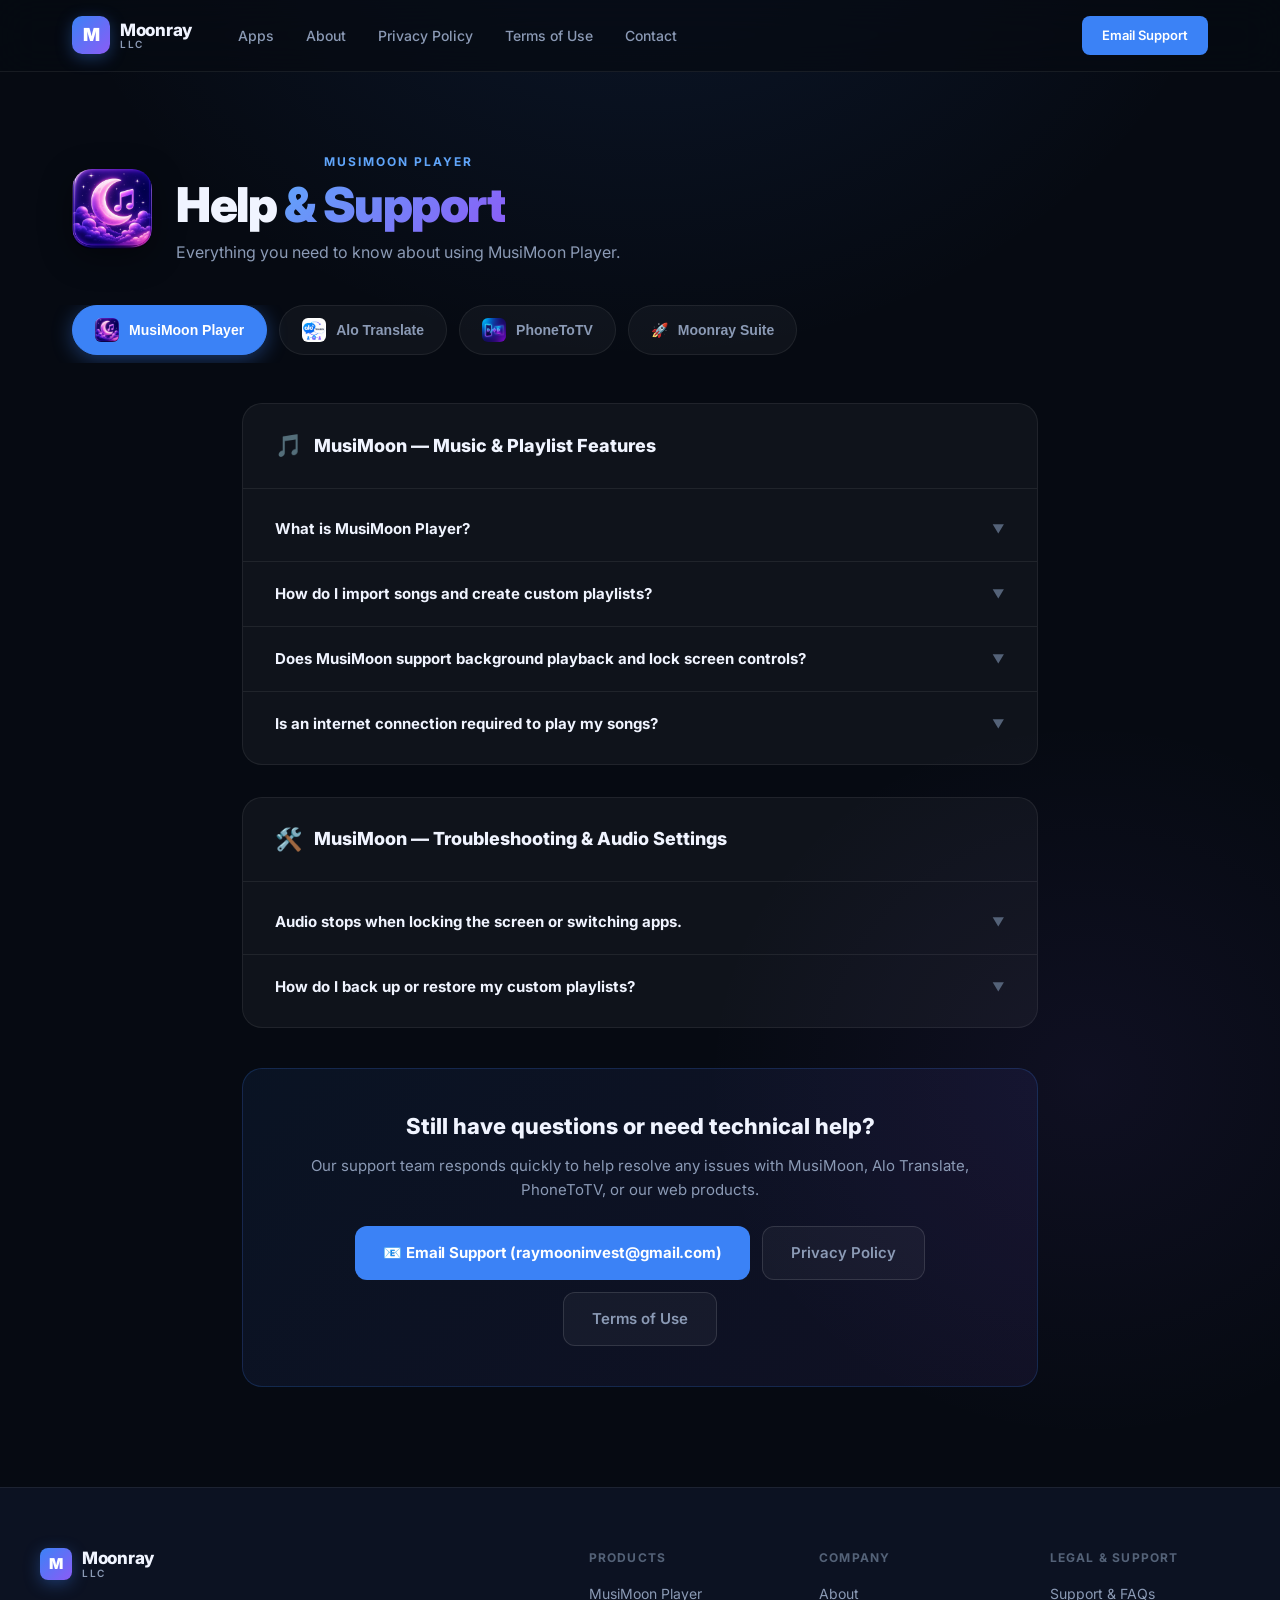
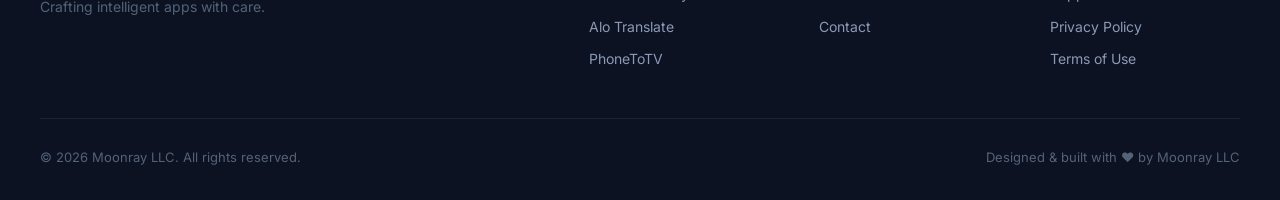
<file: support.html>
<!DOCTYPE html>
<html lang="en">
<head>
  <meta charset="UTF-8">
  <meta name="viewport" content="width=device-width, initial-scale=1.0">
  <title>Support & FAQs | Moonray LLC Apps</title>
  <meta name="description" content="Official Support and Frequently Asked Questions for MusiMoon, Alo Translate, PhoneToTV, and all Moonray LLC applications.">
  <link rel="preconnect" href="https://fonts.googleapis.com">
  <link rel="preconnect" href="https://fonts.gstatic.com" crossorigin>
  <link href="https://fonts.googleapis.com/css2?family=Inter:wght@300;400;500;600;700;800;900&display=swap" rel="stylesheet">
  <link rel="stylesheet" href="style.css">
  <style>
    .page-hero {
      max-width: 1200px;
      margin: 0 auto;
      padding: 80px 32px 40px;
      display: flex;
      align-items: center;
      gap: 24px;
    }
    .page-hero-icon {
      width: 80px;
      height: 80px;
      border-radius: 20px;
      flex-shrink: 0;
      box-shadow: 0 8px 32px rgba(0,0,0,0.4);
      transition: transform 0.3s ease;
    }
    .page-hero h1 {
      font-size: clamp(30px, 5vw, 48px);
      font-weight: 900;
      letter-spacing: -1.5px;
      line-height: 1.1;
    }
    .page-hero p {
      font-size: 16px;
      color: var(--text-2);
      margin-top: 8px;
    }
    .app-switcher {
      max-width: 1200px;
      margin: 0 auto 40px;
      padding: 0 32px;
      display: flex;
      gap: 12px;
      overflow-x: auto;
      padding-bottom: 8px;
    }
    .app-tab {
      display: flex;
      align-items: center;
      gap: 10px;
      padding: 12px 22px;
      background: var(--surface);
      border: 1px solid var(--border);
      border-radius: 50px;
      font-size: 14px;
      font-weight: 700;
      color: var(--text-2);
      cursor: pointer;
      white-space: nowrap;
      transition: var(--transition);
      text-decoration: none;
    }
    .app-tab:hover {
      border-color: var(--blue-light);
      color: var(--text);
    }
    .app-tab.active {
      background: var(--blue);
      border-color: var(--blue);
      color: white;
      box-shadow: 0 4px 20px rgba(59, 130, 246, 0.4);
    }
    .app-tab-icon {
      width: 24px;
      height: 24px;
      border-radius: 6px;
      object-fit: cover;
    }
    .page-body {
      max-width: 860px;
      margin: 0 auto;
      padding: 0 32px 100px;
    }
    .app-content-group {
      display: none;
    }
    .app-content-group.active {
      display: block;
    }
    .faq-section {
      background: var(--surface);
      border: 1px solid var(--border);
      border-radius: 20px;
      overflow: hidden;
      margin-bottom: 32px;
    }
    .faq-section-header {
      padding: 24px 32px;
      border-bottom: 1px solid var(--border);
      display: flex;
      align-items: center;
      gap: 12px;
    }
    .faq-section-header .icon { font-size: 22px; }
    .faq-section-header h2 {
      font-size: 18px;
      font-weight: 800;
      color: var(--text);
    }
    .faq-list { padding: 8px 0; }
    .faq-item {
      padding: 20px 32px;
      border-bottom: 1px solid var(--border);
      cursor: pointer;
      transition: var(--transition);
    }
    .faq-item:last-child { border-bottom: none; }
    .faq-item:hover { background: var(--surface-hover); }
    .faq-question {
      font-size: 15px;
      font-weight: 700;
      color: var(--text);
      display: flex;
      justify-content: space-between;
      align-items: center;
      gap: 16px;
      user-select: none;
    }
    .faq-chevron {
      font-size: 12px;
      color: var(--text-3);
      transition: transform 0.25s ease;
      flex-shrink: 0;
    }
    .faq-item.open .faq-chevron { transform: rotate(180deg); }
    .faq-answer {
      font-size: 14px;
      color: var(--text-2);
      line-height: 1.75;
      max-height: 0;
      overflow: hidden;
      transition: max-height 0.3s ease, padding 0.3s ease;
    }
    .faq-item.open .faq-answer {
      max-height: 400px;
      padding-top: 12px;
    }
    .contact-strip {
      background: linear-gradient(135deg, rgba(59,130,246,0.08) 0%, rgba(139,92,246,0.08) 100%);
      border: 1px solid rgba(59,130,246,0.2);
      border-radius: 20px;
      padding: 40px;
      text-align: center;
    }
    .contact-strip h3 { font-size: 22px; font-weight: 800; margin-bottom: 10px; }
    .contact-strip p { font-size: 15px; color: var(--text-2); margin-bottom: 24px; }
    .contact-strip .actions {
      display: flex;
      gap: 12px;
      justify-content: center;
      flex-wrap: wrap;
    }
    @media (max-width: 600px) {
      .page-hero { flex-direction: column; padding: 50px 20px 30px; }
      .app-switcher { padding: 0 20px 80px; }
      .page-hero-icon { width: 64px; height: 64px; }
      .page-body { padding: 0 20px 80px; }
      .faq-section-header { padding: 20px 20px; }
      .faq-item { padding: 16px 20px; }
    }
  </style>
</head>
<body>

  <header id="top">
    <div class="header-inner">
      <a href="index.html" class="brand">
        <div class="brand-mark">M</div>
        <div class="brand-text">
          <span class="brand-name">Moonray</span>
          <span class="brand-tagline">LLC</span>
        </div>
      </a>
      <nav class="main-nav">
        <ul>
          <li><a href="index.html#apps">Apps</a></li>
          <li><a href="index.html#about">About</a></li>
          <li><a href="privacy.html">Privacy Policy</a></li>
          <li><a href="terms.html">Terms of Use</a></li>
          <li><a href="index.html#contact">Contact</a></li>
        </ul>
      </nav>
      <a href="mailto:raymooninvest@gmail.com" class="nav-cta">Email Support</a>
    </div>
  </header>

  <div class="page-hero">
    <img src="logo/musimoon_logo.png" alt="App Logo" class="page-hero-icon" id="heroIcon">
    <div>
      <div class="section-label" style="margin-bottom:8px;" id="heroAppLabel">MusiMoon Player</div>
      <h1>Help <span class="gradient-text">&amp; Support</span></h1>
      <p id="heroAppSub">Everything you need to know about using MusiMoon Player.</p>
    </div>
  </div>

  <!-- App Switcher Tabs -->
  <div class="app-switcher">
    <button class="app-tab active" onclick="switchApp('musimoon')">
      <img src="logo/musimoon_logo.png" alt="MusiMoon" class="app-tab-icon">
      MusiMoon Player
    </button>
    <button class="app-tab" onclick="switchApp('alo_translate')">
      <img src="logo/alo_translate_logo.png" alt="Alo Translate" class="app-tab-icon">
      Alo Translate
    </button>
    <button class="app-tab" onclick="switchApp('phonetotv')">
      <img src="logo/phonetotv_logo.png" alt="PhoneToTV" class="app-tab-icon">
      PhoneToTV
    </button>
    <button class="app-tab" onclick="switchApp('general')">
      <span>🚀</span> Moonray Suite
    </button>
  </div>

  <div class="page-body">

    <!-- ==================================== MUSIMOON CONTENT ==================================== -->
    <div id="content-musimoon" class="app-content-group active">
      <!-- Getting Started -->
      <div class="faq-section animate-on-scroll">
        <div class="faq-section-header">
          <span class="icon">🎵</span>
          <h2>MusiMoon — Music &amp; Playlist Features</h2>
        </div>
        <div class="faq-list">
          <div class="faq-item">
            <div class="faq-question">
              What is MusiMoon Player?
              <span class="faq-chevron">▼</span>
            </div>
            <div class="faq-answer">
              MusiMoon is an iOS offline and online music player designed for high-fidelity playback, seamless playlist creation, background audio streaming, and personal music organization. Available on the Apple App Store.
            </div>
          </div>
          <div class="faq-item">
            <div class="faq-question">
              How do I import songs and create custom playlists?
              <span class="faq-chevron">▼</span>
            </div>
            <div class="faq-answer">
              Tap the "+" button in the Playlists tab to create a new collection. You can add songs from your local device storage, Apple Music library, or cloud imports. Drag and drop to rearrange your play queue at any time.
            </div>
          </div>
          <div class="faq-item">
            <div class="faq-question">
              Does MusiMoon support background playback and lock screen controls?
              <span class="faq-chevron">▼</span>
            </div>
            <div class="faq-answer">
              Yes! MusiMoon integrates with iOS Now Playing controls and AirPlay. You can pause, skip tracks, adjust volume, and view album artwork directly from your iPhone lock screen, Control Center, or connected Bluetooth devices.
            </div>
          </div>
          <div class="faq-item">
            <div class="faq-question">
              Is an internet connection required to play my songs?
              <span class="faq-chevron">▼</span>
            </div>
            <div class="faq-answer">
              No. Any music files saved locally on your device can be played 100% offline without any cellular or Wi-Fi data connection.
            </div>
          </div>
        </div>
      </div>

      <!-- Troubleshooting -->
      <div class="faq-section animate-on-scroll">
        <div class="faq-section-header">
          <span class="icon">🛠️</span>
          <h2>MusiMoon — Troubleshooting &amp; Audio Settings</h2>
        </div>
        <div class="faq-list">
          <div class="faq-item">
            <div class="faq-question">
              Audio stops when locking the screen or switching apps.
              <span class="faq-chevron">▼</span>
            </div>
            <div class="faq-answer">
              Ensure Background App Refresh and Media Library permissions are enabled in iPhone Settings → MusiMoon. Also make sure Low Power Mode is not restricting background audio playback.
            </div>
          </div>
          <div class="faq-item">
            <div class="faq-question">
              How do I back up or restore my custom playlists?
              <span class="faq-chevron">▼</span>
            </div>
            <div class="faq-answer">
              Playlists are automatically included in your standard iOS iCloud Backup. When setting up a new iPhone, restoring from iCloud will preserve all your MusiMoon playlists and custom equalizer presets.
            </div>
          </div>
        </div>
      </div>
    </div>

    <!-- ==================================== ALO TRANSLATE CONTENT ==================================== -->
    <div id="content-alo_translate" class="app-content-group">
      <!-- Getting Started -->
      <div class="faq-section animate-on-scroll">
        <div class="faq-section-header">
          <span class="icon">🗣️</span>
          <h2>Alo Translate — Real-Time Voice Translation</h2>
        </div>
        <div class="faq-list">
          <div class="faq-item">
            <div class="faq-question">
              How does Alo Translate work?
              <span class="faq-chevron">▼</span>
            </div>
            <div class="faq-answer">
              Alo Translate is an AI-powered real-time voice interpreter. Select your source and target languages, tap the microphone button, and speak naturally. The app transcribes your voice, translates it with AI, and reads the translation out loud.
            </div>
          </div>
          <div class="faq-item">
            <div class="faq-question">
              Which languages are supported?
              <span class="faq-chevron">▼</span>
            </div>
            <div class="faq-answer">
              Alo Translate supports over 40 languages including English, Spanish, French, German, Chinese, Japanese, Korean, Vietnamese, Arabic, Portuguese, and more.
            </div>
          </div>
          <div class="faq-item">
            <div class="faq-question">
              Where is my translation history stored?
              <span class="faq-chevron">▼</span>
            </div>
            <div class="faq-answer">
              All personal profiles and conversation logs are stored securely on your physical device using iOS Keychain Services. We do not store your private conversation history on cloud databases.
            </div>
          </div>
          <div class="faq-item">
            <div class="faq-question">
              Microphone or speech recognition is not responding.
              <span class="faq-chevron">▼</span>
            </div>
            <div class="faq-answer">
              Go to iOS Settings → Privacy &amp; Security → Microphone and ensure Alo Translate is enabled. Also verify Speech Recognition permissions are granted.
            </div>
          </div>
        </div>
      </div>
    </div>

    <!-- ==================================== PHONETOTV CONTENT ==================================== -->
    <div id="content-phonetotv" class="app-content-group">
      <!-- Getting Started -->
      <div class="faq-section animate-on-scroll">
        <div class="faq-section-header">
          <span class="icon">📺</span>
          <h2>PhoneToTV — Screen Mirroring &amp; DLNA Casting</h2>
        </div>
        <div class="faq-list">
          <div class="faq-item">
            <div class="faq-question">
              How do I connect my iPhone to my Smart TV with PhoneToTV?
              <span class="faq-chevron">▼</span>
            </div>
            <div class="faq-answer">
              Ensure both your iPhone and Smart TV (Samsung Tizen, LG WebOS, Sony Android TV, or DLNA receiver) are connected to the exact same Wi-Fi network. Open PhoneToTV, select your TV from the auto-discovery list, and tap Start Mirroring or Stream Video.
            </div>
          </div>
          <div class="faq-item">
            <div class="faq-question">
              Why is my Smart TV not appearing in the discovery list?
              <span class="faq-chevron">▼</span>
            </div>
            <div class="faq-answer">
              1) Verify Local Network permission is enabled in iOS Settings → PhoneToTV. 2) Ensure your TV is turned on and connected to the same Wi-Fi subnet. 3) Restart your Wi-Fi router if device discovery is blocked by router AP isolation.
            </div>
          </div>
          <div class="faq-item">
            <div class="faq-question">
              Can I cast web videos directly to my TV?
              <span class="faq-chevron">▼</span>
            </div>
            <div class="faq-answer">
              Yes! PhoneToTV includes an in-app Web Video Sniffer. Navigate to any video website using the built-in browser, and PhoneToTV will automatically extract the video link and stream it directly to your Smart TV in high definition.
            </div>
          </div>
        </div>
      </div>
    </div>

    <!-- ==================================== GENERAL SUITE CONTENT ==================================== -->
    <div id="content-general" class="app-content-group">
      <div class="faq-section animate-on-scroll">
        <div class="faq-section-header">
          <span class="icon">🚀</span>
          <h2>Moonray LLC Apps — General FAQ</h2>
        </div>
        <div class="faq-list">
          <div class="faq-item">
            <div class="faq-question">
              Who is Moonray LLC?
              <span class="faq-chevron">▼</span>
            </div>
            <div class="faq-answer">
              Moonray LLC is an independent software development studio crafting high-quality, privacy-first iOS, Web, and Smart TV applications.
            </div>
          </div>
          <div class="faq-item">
            <div class="faq-question">
              How do I request a refund for an App Store purchase?
              <span class="faq-chevron">▼</span>
            </div>
            <div class="faq-answer">
              All in-app purchases and subscriptions are processed by Apple. To request a refund, visit Apple's official portal at <a href="https://reportaproblem.apple.com" target="_blank" style="color:var(--blue-light);">reportaproblem.apple.com</a>.
            </div>
          </div>
        </div>
      </div>
    </div>

    <!-- Contact Strip -->
    <div class="contact-strip animate-on-scroll" style="margin-top:40px;">
      <h3>Still have questions or need technical help?</h3>
      <p>Our support team responds quickly to help resolve any issues with MusiMoon, Alo Translate, PhoneToTV, or our web products.</p>
      <div class="actions">
        <a href="mailto:raymooninvest@gmail.com" class="btn-primary">📧 Email Support (raymooninvest@gmail.com)</a>
        <a href="privacy.html" class="btn-ghost">Privacy Policy</a>
        <a href="terms.html" class="btn-ghost">Terms of Use</a>
      </div>
    </div>

  </div>

  <footer>
    <div class="footer-inner">
      <div class="footer-brand">
        <a href="index.html" class="brand">
          <div class="brand-mark sm">M</div>
          <div class="brand-text">
            <span class="brand-name">Moonray</span>
            <span class="brand-tagline">LLC</span>
          </div>
        </a>
        <p>Crafting intelligent apps with care.</p>
      </div>
      <div class="footer-links">
        <div class="footer-col">
          <h5>Products</h5>
          <a href="index.html#apps">MusiMoon Player</a>
          <a href="index.html#apps">Alo Translate</a>
          <a href="index.html#apps">PhoneToTV</a>
        </div>
        <div class="footer-col">
          <h5>Company</h5>
          <a href="index.html#about">About</a>
          <a href="index.html#contact">Contact</a>
        </div>
        <div class="footer-col">
          <h5>Legal &amp; Support</h5>
          <a href="support.html">Support &amp; FAQs</a>
          <a href="privacy.html">Privacy Policy</a>
          <a href="terms.html">Terms of Use</a>
        </div>
      </div>
    </div>
    <div class="footer-bottom">
      <p>© 2026 Moonray LLC. All rights reserved.</p>
      <p>Designed &amp; built with ❤️ by Moonray LLC</p>
    </div>
  </footer>

  <script>
    const appData = {
      musimoon: {
        name: "MusiMoon Player",
        sub: "Everything you need to know about MusiMoon Player & Playlists.",
        logo: "logo/musimoon_logo.png"
      },
      alo_translate: {
        name: "Alo Translate",
        sub: "Real-time AI voice translation support and setup guide.",
        logo: "logo/alo_translate_logo.png"
      },
      phonetotv: {
        name: "PhoneToTV",
        sub: "Smart TV screen mirroring & DLNA video streaming support.",
        logo: "logo/phonetotv_logo.png"
      },
      general: {
        name: "Moonray LLC Suite",
        sub: "General questions and support for all Moonray products.",
        logo: "logo/alo_translate_logo.png"
      }
    };

    function switchApp(appKey) {
      document.querySelectorAll('.app-tab').forEach(tab => tab.classList.remove('active'));
      document.querySelectorAll('.app-content-group').forEach(group => group.classList.remove('active'));

      const activeGroup = document.getElementById('content-' + appKey);
      if (activeGroup) activeGroup.classList.add('active');

      const info = appData[appKey] || appData.musimoon;
      document.getElementById('heroAppLabel').textContent = info.name;
      document.getElementById('heroAppSub').textContent = info.sub;
      document.getElementById('heroIcon').src = info.logo;

      // Update button active state
      const buttons = document.querySelectorAll('.app-tab');
      buttons.forEach(btn => {
        if (btn.getAttribute('onclick').includes(appKey)) {
          btn.classList.add('active');
        }
      });
    }

    // Check URL parameters or hash on load
    window.addEventListener('DOMContentLoaded', () => {
      const urlParams = new URLSearchParams(window.location.search);
      const appParam = urlParams.get('app') || window.location.hash.replace('#', '');
      if (appParam && appData[appParam]) {
        switchApp(appParam);
      }
    });

    // Observer for animations
    const observer = new IntersectionObserver((entries) => {
      entries.forEach(e => { if (e.isIntersecting) e.target.classList.add('visible'); });
    }, { threshold: 0.1 });
    document.querySelectorAll('.animate-on-scroll').forEach(el => observer.observe(el));

    // Sticky header
    const header = document.querySelector('header');
    window.addEventListener('scroll', () => {
      header.classList.toggle('scrolled', window.scrollY > 30);
    });

    // FAQ accordion
    document.querySelectorAll('.faq-item').forEach(item => {
      item.addEventListener('click', () => {
        const isOpen = item.classList.contains('open');
        document.querySelectorAll('.faq-item').forEach(i => i.classList.remove('open'));
        if (!isOpen) item.classList.add('open');
      });
    });
  </script>
</body>
</html>
</file>
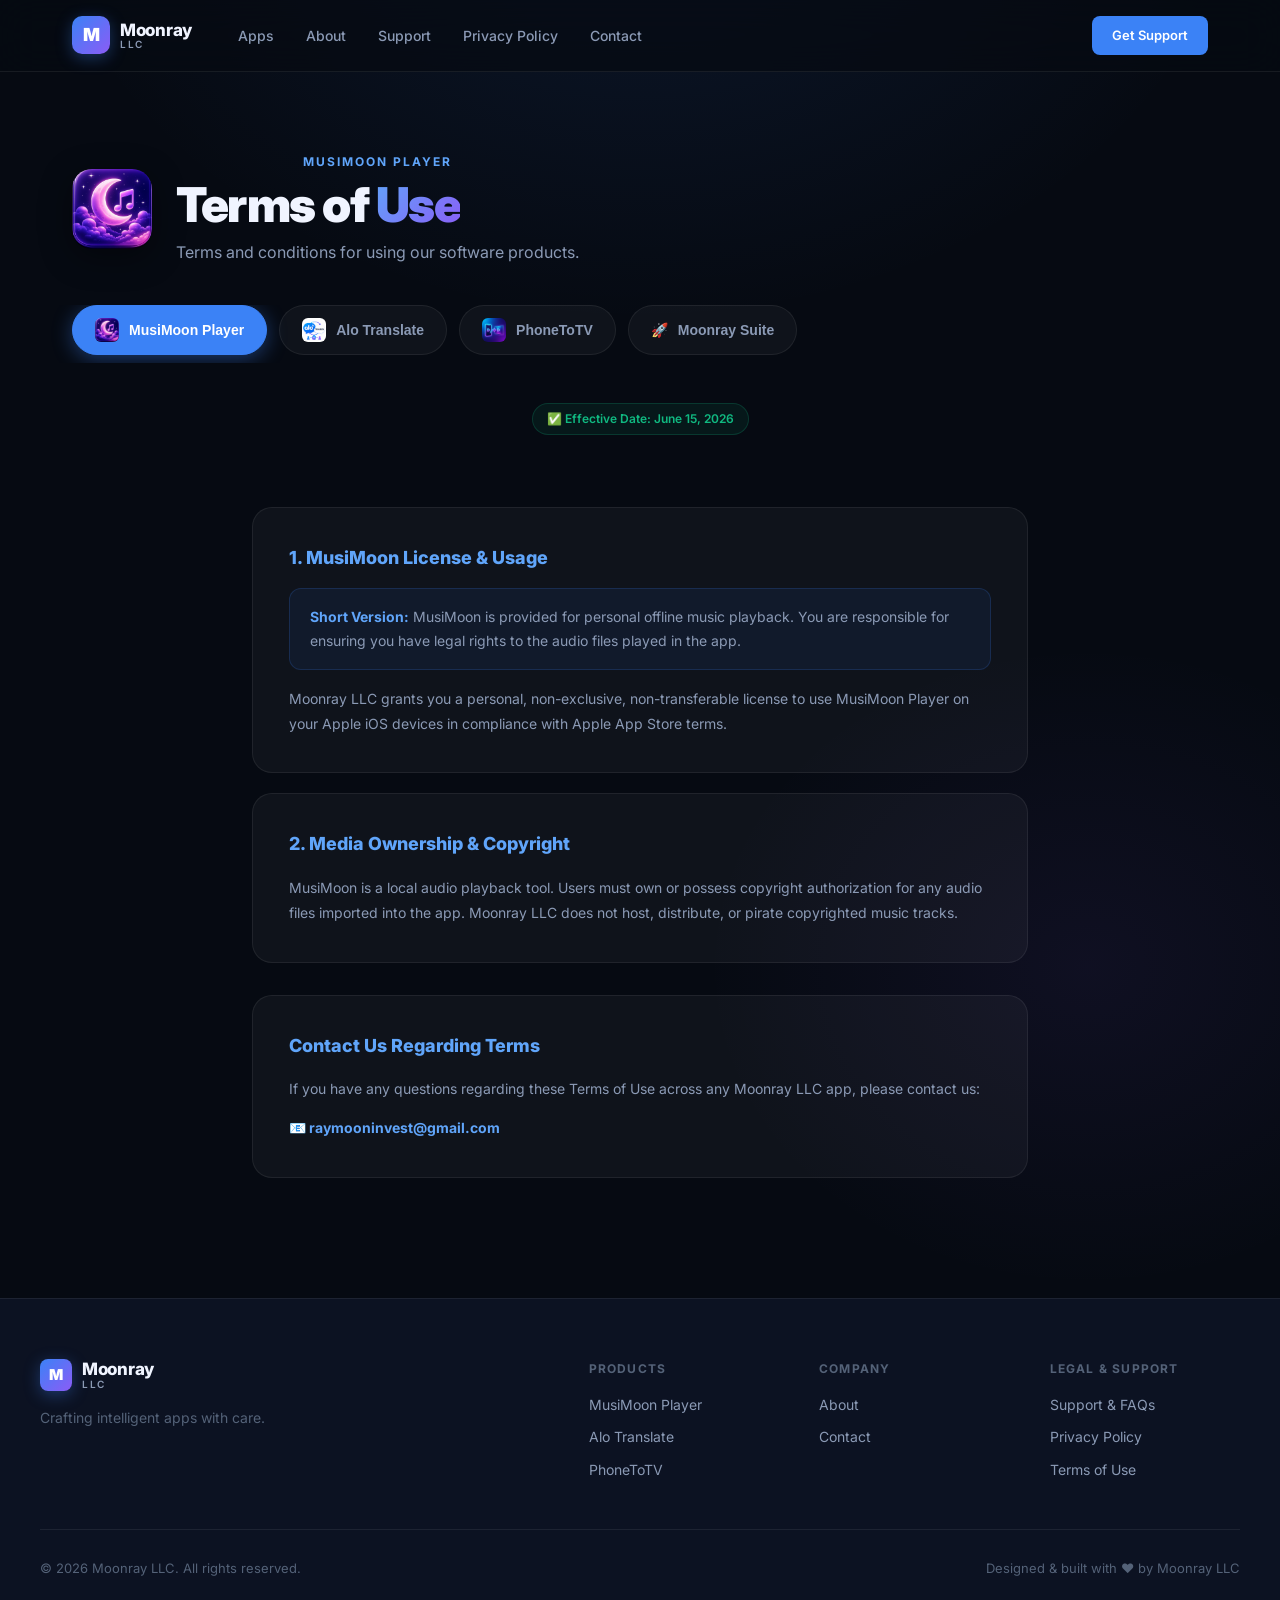
<file: terms.html>
<!DOCTYPE html>
<html lang="en">
<head>
  <meta charset="UTF-8">
  <meta name="viewport" content="width=device-width, initial-scale=1.0">
  <title>Terms of Use | Moonray LLC Apps</title>
  <meta name="description" content="Terms of Use for MusiMoon, PhoneToTV, Alo Translate, and all Moonray LLC software applications.">
  <link rel="preconnect" href="https://fonts.googleapis.com">
  <link rel="preconnect" href="https://fonts.gstatic.com" crossorigin>
  <link href="https://fonts.googleapis.com/css2?family=Inter:wght@300;400;500;600;700;800;900&display=swap" rel="stylesheet">
  <link rel="stylesheet" href="style.css">
  <style>
    .page-hero {
      max-width: 1200px;
      margin: 0 auto;
      padding: 80px 32px 40px;
      display: flex;
      align-items: center;
      gap: 24px;
    }
    .page-hero-icon {
      width: 80px;
      height: 80px;
      border-radius: 20px;
      flex-shrink: 0;
      box-shadow: 0 8px 32px rgba(0,0,0,0.4);
      transition: transform 0.3s ease;
    }
    .page-hero h1 {
      font-size: clamp(30px, 5vw, 48px);
      font-weight: 900;
      letter-spacing: -1.5px;
      line-height: 1.1;
    }
    .page-hero p { font-size: 16px; color: var(--text-2); margin-top: 8px; }
    .app-switcher {
      max-width: 1200px;
      margin: 0 auto 40px;
      padding: 0 32px;
      display: flex;
      gap: 12px;
      overflow-x: auto;
      padding-bottom: 8px;
    }
    .app-tab {
      display: flex;
      align-items: center;
      gap: 10px;
      padding: 12px 22px;
      background: var(--surface);
      border: 1px solid var(--border);
      border-radius: 50px;
      font-size: 14px;
      font-weight: 700;
      color: var(--text-2);
      cursor: pointer;
      white-space: nowrap;
      transition: var(--transition);
      text-decoration: none;
    }
    .app-tab:hover { border-color: var(--blue-light); color: var(--text); }
    .app-tab.active {
      background: var(--blue);
      border-color: var(--blue);
      color: white;
      box-shadow: 0 4px 20px rgba(59, 130, 246, 0.4);
    }
    .app-tab-icon {
      width: 24px;
      height: 24px;
      border-radius: 6px;
      object-fit: cover;
    }
    .page-body {
      max-width: 840px;
      margin: 0 auto;
      padding: 0 32px 100px;
    }
    .app-content-group { display: none; }
    .app-content-group.active { display: block; }
    .policy-card {
      background: var(--surface);
      border: 1px solid var(--border);
      border-radius: 20px;
      padding: 36px;
      margin-bottom: 20px;
      transition: var(--transition);
    }
    .policy-card:hover { border-color: var(--border-light); }
    .policy-card h2 {
      font-size: 18px;
      font-weight: 800;
      color: var(--blue-light);
      margin-bottom: 16px;
      display: flex;
      align-items: center;
      gap: 10px;
    }
    .policy-card p {
      font-size: 14px;
      color: var(--text-2);
      line-height: 1.8;
      margin-bottom: 14px;
    }
    .policy-card p:last-child { margin-bottom: 0; }
    .policy-card ul {
      padding-left: 20px;
      margin-bottom: 14px;
      display: flex;
      flex-direction: column;
      gap: 8px;
    }
    .policy-card li { font-size: 14px; color: var(--text-2); line-height: 1.7; }
    .policy-card strong { color: var(--text); }
    .policy-highlight {
      background: rgba(59,130,246,0.07);
      border: 1px solid rgba(59,130,246,0.18);
      border-radius: 12px;
      padding: 16px 20px;
      margin-bottom: 16px;
      font-size: 14px;
      color: var(--text-2);
      line-height: 1.7;
    }
    .policy-highlight strong { color: var(--blue-light); }
    .effective-date {
      display: inline-flex;
      align-items: center;
      gap: 8px;
      background: rgba(16,185,129,0.08);
      border: 1px solid rgba(16,185,129,0.2);
      color: var(--green);
      font-size: 12px;
      font-weight: 600;
      padding: 5px 14px;
      border-radius: 50px;
      margin-bottom: 40px;
    }
    @media (max-width: 600px) {
      .page-hero { flex-direction: column; padding: 50px 20px 30px; }
      .app-switcher { padding: 0 20px 80px; }
      .page-body { padding: 0 20px 80px; }
      .policy-card { padding: 24px 20px; }
    }
  </style>
</head>
<body>

  <header id="top">
    <div class="header-inner">
      <a href="index.html" class="brand">
        <div class="brand-mark">M</div>
        <div class="brand-text">
          <span class="brand-name">Moonray</span>
          <span class="brand-tagline">LLC</span>
        </div>
      </a>
      <nav class="main-nav">
        <ul>
          <li><a href="index.html#apps">Apps</a></li>
          <li><a href="index.html#about">About</a></li>
          <li><a href="support.html">Support</a></li>
          <li><a href="privacy.html">Privacy Policy</a></li>
          <li><a href="index.html#contact">Contact</a></li>
        </ul>
      </nav>
      <a href="support.html" class="nav-cta">Get Support</a>
    </div>
  </header>

  <div class="page-hero">
    <img src="logo/musimoon_logo.png" alt="App Logo" class="page-hero-icon" id="heroIcon">
    <div>
      <div class="section-label" style="margin-bottom:8px;" id="heroAppLabel">MusiMoon Player</div>
      <h1>Terms of <span class="gradient-text">Use</span></h1>
      <p id="heroAppSub">Terms and conditions for using our software products.</p>
    </div>
  </div>

  <!-- App Switcher Tabs -->
  <div class="app-switcher">
    <button class="app-tab active" onclick="switchApp('musimoon')">
      <img src="logo/musimoon_logo.png" alt="MusiMoon" class="app-tab-icon">
      MusiMoon Player
    </button>
    <button class="app-tab" onclick="switchApp('alo_translate')">
      <img src="logo/alo_translate_logo.png" alt="Alo Translate" class="app-tab-icon">
      Alo Translate
    </button>
    <button class="app-tab" onclick="switchApp('phonetotv')">
      <img src="logo/phonetotv_logo.png" alt="PhoneToTV" class="app-tab-icon">
      PhoneToTV
    </button>
    <button class="app-tab" onclick="switchApp('general')">
      <span>🚀</span> Moonray Suite
    </button>
  </div>

  <div class="page-body">

    <div style="text-align:center; margin-bottom: 32px;">
      <span class="effective-date">✅ Effective Date: June 15, 2026</span>
    </div>

    <!-- ==================================== MUSIMOON TERMS ==================================== -->
    <div id="content-musimoon" class="app-content-group active">
      <div class="policy-card animate-on-scroll">
        <h2>1. MusiMoon License &amp; Usage</h2>
        <div class="policy-highlight">
          <strong>Short Version:</strong> MusiMoon is provided for personal offline music playback. You are responsible for ensuring you have legal rights to the audio files played in the app.
        </div>
        <p>Moonray LLC grants you a personal, non-exclusive, non-transferable license to use MusiMoon Player on your Apple iOS devices in compliance with Apple App Store terms.</p>
      </div>

      <div class="policy-card animate-on-scroll">
        <h2>2. Media Ownership &amp; Copyright</h2>
        <p>MusiMoon is a local audio playback tool. Users must own or possess copyright authorization for any audio files imported into the app. Moonray LLC does not host, distribute, or pirate copyrighted music tracks.</p>
      </div>
    </div>

    <!-- ==================================== ALO TRANSLATE TERMS ==================================== -->
    <div id="content-alo_translate" class="app-content-group">
      <div class="policy-card animate-on-scroll">
        <h2>1. Alo Translate Usage &amp; Disclaimer</h2>
        <div class="policy-highlight">
          <strong>Short Version:</strong> Alo Translate assists with voice translation. AI translations should not be used as official court, medical, or legal certification.
        </div>
        <p>Alo Translate provides AI-assisted voice interpretation. Users agree not to rely solely on machine translations for critical medical, legal, or financial contracts.</p>
      </div>
    </div>

    <!-- ==================================== PHONETOTV TERMS ==================================== -->
    <div id="content-phonetotv" class="app-content-group">
      <div class="policy-card animate-on-scroll">
        <h2>1. PhoneToTV Streaming License</h2>
        <div class="policy-highlight">
          <strong>Short Version:</strong> PhoneToTV connects your mobile device to Smart TVs over your local home network. Wi-Fi performance depends on your local router.
        </div>
        <p>PhoneToTV grants a non-transferable license to stream personal photos, videos, and web content to compatible DLNA and Smart TV receivers.</p>
      </div>
    </div>

    <!-- ==================================== GENERAL TERMS ==================================== -->
    <div id="content-general" class="app-content-group">
      <div class="policy-card animate-on-scroll">
        <h2>1. General Terms for Moonray LLC Products</h2>
        <p>All software published by Moonray LLC is provided "as is". Moonray LLC shall not be liable for indirect or consequential damages arising from app usage.</p>
        <p>Questions regarding these terms can be directed to <a href="mailto:raymooninvest@gmail.com" style="color:var(--blue-light); font-weight:700;">raymooninvest@gmail.com</a>.</p>
      </div>
    </div>

    <!-- Contact Block -->
    <div class="policy-card animate-on-scroll" style="margin-top:32px;">
      <h2>Contact Us Regarding Terms</h2>
      <p>If you have any questions regarding these Terms of Use across any Moonray LLC app, please contact us:</p>
      <p style="margin-top:10px;">
        <a href="mailto:raymooninvest@gmail.com" style="color: var(--blue-light); font-weight: 700;">📧 raymooninvest@gmail.com</a>
      </p>
    </div>

  </div>

  <footer>
    <div class="footer-inner">
      <div class="footer-brand">
        <a href="index.html" class="brand">
          <div class="brand-mark sm">M</div>
          <div class="brand-text">
            <span class="brand-name">Moonray</span>
            <span class="brand-tagline">LLC</span>
          </div>
        </a>
        <p>Crafting intelligent apps with care.</p>
      </div>
      <div class="footer-links">
        <div class="footer-col">
          <h5>Products</h5>
          <a href="index.html#apps">MusiMoon Player</a>
          <a href="index.html#apps">Alo Translate</a>
          <a href="index.html#apps">PhoneToTV</a>
        </div>
        <div class="footer-col">
          <h5>Company</h5>
          <a href="index.html#about">About</a>
          <a href="index.html#contact">Contact</a>
        </div>
        <div class="footer-col">
          <h5>Legal &amp; Support</h5>
          <a href="support.html">Support &amp; FAQs</a>
          <a href="privacy.html">Privacy Policy</a>
          <a href="terms.html">Terms of Use</a>
        </div>
      </div>
    </div>
    <div class="footer-bottom">
      <p>© 2026 Moonray LLC. All rights reserved.</p>
      <p>Designed &amp; built with ❤️ by Moonray LLC</p>
    </div>
  </footer>

  <script>
    const appData = {
      musimoon: {
        name: "MusiMoon Player",
        sub: "Terms and condition disclaimers for MusiMoon Player.",
        logo: "logo/musimoon_logo.png"
      },
      alo_translate: {
        name: "Alo Translate",
        sub: "Terms of use and translation disclaimers for Alo Translate.",
        logo: "logo/alo_translate_logo.png"
      },
      phonetotv: {
        name: "PhoneToTV",
        sub: "Terms of use for PhoneToTV screen mirroring & DLNA casting.",
        logo: "logo/phonetotv_logo.png"
      },
      general: {
        name: "Moonray LLC Suite",
        sub: "General terms of use for all Moonray LLC products.",
        logo: "logo/musimoon_logo.png"
      }
    };

    function switchApp(appKey) {
      document.querySelectorAll('.app-tab').forEach(tab => tab.classList.remove('active'));
      document.querySelectorAll('.app-content-group').forEach(group => group.classList.remove('active'));

      const activeGroup = document.getElementById('content-' + appKey);
      if (activeGroup) activeGroup.classList.add('active');

      const info = appData[appKey] || appData.musimoon;
      document.getElementById('heroAppLabel').textContent = info.name;
      document.getElementById('heroAppSub').textContent = info.sub;
      document.getElementById('heroIcon').src = info.logo;

      const buttons = document.querySelectorAll('.app-tab');
      buttons.forEach(btn => {
        if (btn.getAttribute('onclick').includes(appKey)) {
          btn.classList.add('active');
        }
      });
    }

    window.addEventListener('DOMContentLoaded', () => {
      const urlParams = new URLSearchParams(window.location.search);
      const appParam = urlParams.get('app') || window.location.hash.replace('#', '');
      if (appParam && appData[appParam]) {
        switchApp(appParam);
      }
    });

    const observer = new IntersectionObserver((entries) => {
      entries.forEach(e => { if (e.isIntersecting) e.target.classList.add('visible'); });
    }, { threshold: 0.1 });
    document.querySelectorAll('.animate-on-scroll').forEach(el => observer.observe(el));

    const header = document.querySelector('header');
    window.addEventListener('scroll', () => {
      header.classList.toggle('scrolled', window.scrollY > 30);
    });
  </script>
</body>
</html>
</file>
<file: style.css>
/* ============================================================
   style.css — Moonray LLC Website
   Premium dark theme with glassmorphism, micro-animations
   ============================================================ */

@import url('https://fonts.googleapis.com/css2?family=Inter:wght@300;400;500;600;700;800;900&display=swap');

/* ---- Design Tokens ---- */
:root {
  --bg:            #060a12;
  --bg-2:          #0c1222;
  --surface:       rgba(255,255,255,0.04);
  --surface-hover: rgba(255,255,255,0.07);
  --border:        rgba(255,255,255,0.07);
  --border-light:  rgba(255,255,255,0.12);
  --text:          #f0f4ff;
  --text-2:        #8b9ab5;
  --text-3:        #546278;
  --blue:          #3b82f6;
  --blue-light:    #60a5fa;
  --blue-dark:     #1d4ed8;
  --blue-glow:     rgba(59,130,246,0.18);
  --blue-glow-sm:  rgba(59,130,246,0.10);
  --purple:        #8b5cf6;
  --green:         #10b981;
  --radius:        16px;
  --radius-sm:     10px;
  --radius-lg:     24px;
  --shadow:        0 8px 32px rgba(0,0,0,0.4);
  --shadow-lg:     0 24px 64px rgba(0,0,0,0.5);
  --transition:    all 0.28s cubic-bezier(0.4, 0, 0.2, 1);
}

/* ---- Reset ---- */
*, *::before, *::after {
  box-sizing: border-box;
  margin: 0;
  padding: 0;
}

html {
  scroll-behavior: smooth;
  font-size: 16px;
}

body {
  background-color: var(--bg);
  background-image:
    radial-gradient(ellipse 80% 50% at 50% -10%, rgba(59,130,246,0.12) 0%, transparent 60%),
    radial-gradient(ellipse 60% 40% at 85% 60%, rgba(139,92,246,0.07) 0%, transparent 50%);
  color: var(--text);
  font-family: 'Inter', -apple-system, BlinkMacSystemFont, sans-serif;
  line-height: 1.6;
  overflow-x: hidden;
  -webkit-font-smoothing: antialiased;
}

img { display: block; max-width: 100%; }
a { text-decoration: none; color: inherit; }

/* ============================================================
   HEADER
   ============================================================ */
header {
  position: sticky;
  top: 0;
  z-index: 200;
  background: rgba(6, 10, 18, 0.7);
  backdrop-filter: blur(20px);
  -webkit-backdrop-filter: blur(20px);
  border-bottom: 1px solid var(--border);
  transition: var(--transition);
}

.scroll-progress {
  position: absolute;
  top: 0;
  left: 0;
  width: 0%;
  height: 3px;
  background: linear-gradient(90deg, var(--blue) 0%, var(--purple) 100%);
  z-index: 210;
  transition: width 0.05s ease-out;
}

header.scrolled {
  background: rgba(6, 10, 18, 0.92);
  border-bottom-color: var(--border-light);
  box-shadow: 0 4px 30px rgba(0,0,0,0.3);
}

.header-inner {
  max-width: 1200px;
  margin: 0 auto;
  padding: 16px 32px;
  display: flex;
  align-items: center;
  gap: 32px;
}

/* Brand */
.brand {
  display: flex;
  align-items: center;
  gap: 10px;
  text-decoration: none;
  flex-shrink: 0;
}

.brand-mark {
  width: 38px;
  height: 38px;
  border-radius: 10px;
  background: linear-gradient(135deg, var(--blue) 0%, var(--purple) 100%);
  display: flex;
  align-items: center;
  justify-content: center;
  font-weight: 900;
  font-size: 18px;
  color: white;
  box-shadow: 0 4px 16px rgba(59,130,246,0.35);
  flex-shrink: 0;
}

.brand-mark.sm {
  width: 32px;
  height: 32px;
  font-size: 15px;
  border-radius: 8px;
}

.brand-text {
  display: flex;
  flex-direction: column;
  line-height: 1.1;
}

.brand-name {
  font-size: 17px;
  font-weight: 800;
  color: var(--text);
  letter-spacing: -0.3px;
}

.brand-tagline {
  font-size: 10px;
  font-weight: 600;
  color: var(--text-2);
  text-transform: uppercase;
  letter-spacing: 1.5px;
}

/* Nav */
.main-nav { flex: 1; }

.main-nav ul {
  display: flex;
  list-style: none;
  gap: 4px;
}

.main-nav a {
  color: var(--text-2);
  font-size: 14px;
  font-weight: 500;
  padding: 8px 14px;
  border-radius: var(--radius-sm);
  transition: var(--transition);
}

.main-nav a:hover {
  color: var(--text);
  background: var(--surface);
}

.nav-cta {
  background: var(--blue);
  color: white;
  font-size: 13px;
  font-weight: 600;
  padding: 9px 20px;
  border-radius: 8px;
  transition: var(--transition);
  white-space: nowrap;
  flex-shrink: 0;
}

.nav-cta:hover {
  background: var(--blue-light);
  box-shadow: 0 4px 16px var(--blue-glow);
  transform: translateY(-1px);
}

/* Hamburger */
.hamburger {
  display: none;
  flex-direction: column;
  gap: 5px;
  background: none;
  border: none;
  cursor: pointer;
  padding: 6px;
  margin-left: auto;
}

.hamburger span {
  display: block;
  width: 22px;
  height: 2px;
  background: var(--text-2);
  border-radius: 2px;
  transition: var(--transition);
  transform-origin: center;
}

.hamburger.open span:nth-child(1) { transform: translateY(7px) rotate(45deg); }
.hamburger.open span:nth-child(2) { opacity: 0; transform: scaleX(0); }
.hamburger.open span:nth-child(3) { transform: translateY(-7px) rotate(-45deg); }

/* Mobile Menu */
.mobile-menu {
  display: none;
  border-top: 1px solid var(--border);
  padding: 16px 24px 24px;
  animation: slideDown 0.25s ease;
}

.mobile-menu.open { display: block; }

.mobile-menu ul {
  list-style: none;
  display: flex;
  flex-direction: column;
  gap: 4px;
}

.mobile-menu a {
  display: block;
  padding: 12px 16px;
  color: var(--text-2);
  font-size: 15px;
  font-weight: 500;
  border-radius: 10px;
  transition: var(--transition);
}

.mobile-menu a:hover {
  color: var(--text);
  background: var(--surface);
}

/* ============================================================
   HERO
   ============================================================ */
.hero {
  position: relative;
  min-height: calc(100vh - 72px);
  display: flex;
  align-items: center;
  max-width: 1200px;
  margin: 0 auto;
  padding: 80px 32px 100px;
  overflow: hidden;
  gap: 60px;
}

.hero-bg-glow {
  position: absolute;
  border-radius: 50%;
  pointer-events: none;
  filter: blur(80px);
}

.glow-1 {
  width: 600px;
  height: 600px;
  background: radial-gradient(circle, rgba(59,130,246,0.15) 0%, transparent 70%);
  top: -100px;
  left: -100px;
}

.glow-2 {
  width: 400px;
  height: 400px;
  background: radial-gradient(circle, rgba(139,92,246,0.10) 0%, transparent 70%);
  bottom: -50px;
  right: 100px;
}

.hero-content {
  flex: 1;
  max-width: 580px;
  position: relative;
  z-index: 1;
}

.hero-badge {
  display: inline-flex;
  align-items: center;
  gap: 8px;
  background: rgba(59,130,246,0.1);
  border: 1px solid rgba(59,130,246,0.25);
  color: var(--blue-light);
  font-size: 13px;
  font-weight: 600;
  padding: 6px 14px;
  border-radius: 50px;
  margin-bottom: 28px;
  letter-spacing: 0.3px;
}

.badge-dot {
  width: 7px;
  height: 7px;
  background: var(--green);
  border-radius: 50%;
  box-shadow: 0 0 6px var(--green);
  animation: pulse 2s ease-in-out infinite;
}

.hero-title {
  font-size: clamp(40px, 6vw, 64px);
  font-weight: 900;
  line-height: 1.1;
  letter-spacing: -2px;
  margin-bottom: 24px;
}

.gradient-text {
  background: linear-gradient(135deg, var(--blue-light) 0%, var(--purple) 100%);
  -webkit-background-clip: text;
  -webkit-text-fill-color: transparent;
  background-clip: text;
}

.hero-sub {
  font-size: 17px;
  color: var(--text-2);
  line-height: 1.75;
  margin-bottom: 40px;
  max-width: 500px;
}

.hero-actions {
  display: flex;
  gap: 14px;
  flex-wrap: wrap;
}

/* Buttons */
.btn-primary {
  display: inline-flex;
  align-items: center;
  gap: 8px;
  background: var(--blue);
  color: white;
  font-size: 15px;
  font-weight: 700;
  padding: 14px 28px;
  border-radius: 12px;
  border: none;
  cursor: pointer;
  transition: var(--transition);
  letter-spacing: -0.1px;
  font-family: inherit;
}

.btn-primary:hover {
  background: var(--blue-light);
  transform: translateY(-2px);
  box-shadow: 0 8px 24px var(--blue-glow);
}

.btn-ghost {
  display: inline-flex;
  align-items: center;
  gap: 8px;
  background: var(--surface);
  color: var(--text-2);
  font-size: 15px;
  font-weight: 600;
  padding: 14px 28px;
  border-radius: 12px;
  border: 1px solid var(--border-light);
  cursor: pointer;
  transition: var(--transition);
  font-family: inherit;
}

.btn-ghost:hover {
  background: var(--surface-hover);
  color: var(--text);
  border-color: var(--blue);
  transform: translateY(-2px);
}

/* ============================================================
   HERO VISUAL (Interactive Smartphone Mockup & Float Cards)
   ============================================================ */
.hero-visual {
  position: relative;
  width: 400px;
  height: 580px;
  display: flex;
  align-items: center;
  justify-content: center;
  flex-shrink: 0;
}

/* Background glow behind phone */
.mockup-glow {
  position: absolute;
  width: 260px;
  height: 480px;
  background: radial-gradient(circle, rgba(59,130,246,0.18) 0%, rgba(139,92,246,0.12) 50%, transparent 100%);
  filter: blur(50px);
  pointer-events: none;
  z-index: 0;
  animation: drift-glow 10s ease-in-out infinite;
}

@keyframes drift-glow {
  0%, 100% { transform: translate(0, 0) scale(1); }
  50% { transform: translate(10px, -20px) scale(1.1); }
}

/* Phone Frame */
.phone-frame {
  position: relative;
  width: 270px;
  height: 540px;
  background: #030712;
  border-radius: 40px;
  border: 10px solid #1c2333;
  box-shadow: 
    0 30px 60px rgba(0, 0, 0, 0.7),
    inset 0 1px 2px rgba(255,255,255,0.1),
    0 0 0 1px rgba(255,255,255,0.04),
    0 0 40px rgba(59,130,246,0.1);
  overflow: hidden;
  z-index: 1;
}

/* Phone Notch */
.phone-notch {
  position: absolute;
  top: 10px;
  left: 50%;
  transform: translateX(-50%);
  width: 100px;
  height: 18px;
  background: #1c2333;
  border-radius: 12px;
  z-index: 10;
}

/* Phone Screen */
.phone-screen {
  width: 100%;
  height: 100%;
  padding: 34px 14px 14px;
  background: linear-gradient(180deg, #090e1a 0%, #030712 100%);
  display: flex;
  flex-direction: column;
  position: relative;
}

/* Status Bar */
.phone-status-bar {
  display: flex;
  justify-content: space-between;
  align-items: center;
  padding: 0 6px 12px;
  font-size: 10px;
  font-weight: 700;
  color: rgba(255,255,255,0.4);
}

.phone-status-bar .icons {
  display: flex;
  gap: 6px;
  align-items: center;
}

/* App Header inside Mockup */
.phone-app-header {
  display: flex;
  justify-content: space-between;
  align-items: center;
  padding: 8px 10px;
  background: rgba(255,255,255,0.03);
  border: 1px solid rgba(255,255,255,0.06);
  border-radius: 14px;
  margin-bottom: 14px;
  backdrop-filter: blur(10px);
}

.app-brand {
  display: flex;
  align-items: center;
  gap: 8px;
}

.app-brand .app-logo {
  width: 26px;
  height: 26px;
  border-radius: 6px;
  object-fit: cover;
}

.app-title-group {
  display: flex;
  flex-direction: column;
  line-height: 1.2;
}

.app-title-group .app-title {
  font-size: 10px;
  font-weight: 800;
  color: white;
}

.app-title-group .app-status {
  font-size: 7.5px;
  font-weight: 600;
  color: var(--green);
}

.recording-indicator {
  display: flex;
  align-items: center;
}

.recording-indicator .pulse-dot {
  width: 5px;
  height: 5px;
  background: var(--green);
  border-radius: 50%;
  box-shadow: 0 0 8px var(--green);
  animation: pulse-dot-glow 1.5s infinite;
}

@keyframes pulse-dot-glow {
  0%, 100% { opacity: 1; transform: scale(1); }
  50% { opacity: 0.4; transform: scale(0.8); }
}

/* Chat Feed */
.phone-chat-feed {
  flex: 1;
  display: flex;
  flex-direction: column;
  gap: 10px;
  overflow: hidden;
}

.phone-chat-feed .chat-date {
  text-align: center;
  font-size: 7.5px;
  font-weight: 700;
  color: var(--text-3);
  text-transform: uppercase;
  letter-spacing: 0.5px;
  margin-bottom: 2px;
}

.chat-bubble {
  padding: 8px 10px;
  border-radius: 12px;
  max-width: 90%;
  display: flex;
  flex-direction: column;
  gap: 3px;
  backdrop-filter: blur(4px);
}

.chat-bubble.user {
  align-self: flex-end;
  background: rgba(59, 130, 246, 0.1);
  border: 1px solid rgba(59, 130, 246, 0.2);
  border-bottom-right-radius: 2px;
}

.chat-bubble.ai {
  align-self: flex-start;
  background: rgba(255, 255, 255, 0.03);
  border: 1px solid rgba(255, 255, 255, 0.06);
  border-bottom-left-radius: 2px;
}

.chat-bubble .bubble-meta {
  display: flex;
  justify-content: space-between;
  align-items: center;
  font-size: 7.5px;
  font-weight: 700;
  color: var(--text-3);
}

.chat-bubble.user .bubble-lang {
  color: var(--blue-light);
}

.chat-bubble.ai .bubble-lang {
  color: var(--text-2);
}

.chat-bubble .bubble-text {
  font-size: 9px;
  font-weight: 500;
  color: var(--text);
  line-height: 1.4;
}

/* Waveform Animation */
.phone-wave-container {
  display: flex;
  justify-content: center;
  align-items: center;
  gap: 4px;
  height: 28px;
  margin-top: auto;
  padding-top: 10px;
  border-top: 1px solid rgba(255,255,255,0.04);
  z-index: 2;
}

.wave-bar {
  width: 2.5px;
  height: 8px;
  background: linear-gradient(180deg, var(--blue-light) 0%, var(--purple) 100%);
  border-radius: 2px;
  animation: wave-bounce 1.2s ease-in-out infinite;
}

@keyframes wave-bounce {
  0%, 100% { height: 6px; }
  50% { height: 18px; }
}

.wave-bar:nth-child(1) { animation-delay: 0.1s; animation-duration: 1.1s; }
.wave-bar:nth-child(2) { animation-delay: 0.3s; animation-duration: 0.9s; }
.wave-bar:nth-child(3) { animation-delay: 0.5s; animation-duration: 1.3s; }
.wave-bar:nth-child(4) { animation-delay: 0.2s; animation-duration: 1.0s; }
.wave-bar:nth-child(5) { animation-delay: 0.4s; animation-duration: 1.2s; }
.wave-bar:nth-child(6) { animation-delay: 0.6s; animation-duration: 0.8s; }
.wave-bar:nth-child(7) { animation-delay: 0.3s; animation-duration: 1.1s; }
.wave-bar:nth-child(8) { animation-delay: 0.1s; animation-duration: 1.3s; }
.wave-bar:nth-child(9) { animation-delay: 0.4s; animation-duration: 0.9s; }
.wave-bar:nth-child(10) { animation-delay: 0.2s; animation-duration: 1.2s; }

/* Floating Cards Layout around Phone */
.float-card {
  position: absolute;
  background: rgba(255, 255, 255, 0.03);
  border: 1px solid rgba(255, 255, 255, 0.08);
  backdrop-filter: blur(12px);
  -webkit-backdrop-filter: blur(12px);
  border-radius: 16px;
  padding: 14px 20px;
  display: flex;
  align-items: center;
  gap: 10px;
  box-shadow: var(--shadow);
  white-space: nowrap;
  animation: float 6s ease-in-out infinite;
  z-index: 2;
}

.card-a { top: 60px; left: -30px; animation-delay: 0s; }
.card-b { top: 50%; right: -30px; left: auto; transform: translateY(-50%); animation-delay: 1.5s; }
.card-c { bottom: 60px; left: -20px; animation-delay: 3s; }

.fc-icon { font-size: 22px; }
.fc-label { font-size: 13px; font-weight: 700; color: var(--text); }

/* ============================================================
   SECTION LAYOUT
   ============================================================ */
.section-wrapper {
  max-width: 1200px;
  margin: 0 auto;
  padding: 100px 32px;
}

.alt-section {
  background: var(--bg-2);
  max-width: 100%;
}

.alt-section > * {
  max-width: 1200px;
  margin-left: auto;
  margin-right: auto;
  padding-left: 32px;
  padding-right: 32px;
}

.alt-section.section-wrapper {
  max-width: 100%;
  padding-left: 0;
  padding-right: 0;
}

.section-label {
  font-size: 12px;
  font-weight: 700;
  text-transform: uppercase;
  letter-spacing: 2px;
  color: var(--blue-light);
  margin-bottom: 12px;
}

.section-title {
  font-size: clamp(30px, 4vw, 46px);
  font-weight: 900;
  letter-spacing: -1.5px;
  line-height: 1.1;
  margin-bottom: 16px;
}

.section-title.left-align { text-align: left; }

.section-sub {
  font-size: 17px;
  color: var(--text-2);
  max-width: 560px;
  margin: 0 auto 60px;
  text-align: center;
  line-height: 1.7;
}

/* ============================================================
   APPS SECTION
   ============================================================ */
.apps-grid {
  display: grid;
  grid-template-columns: 2fr 1fr;
  gap: 24px;
  margin-top: 60px;
}

.section-title, .section-label, .section-sub { text-align: center; }

.app-card {
  position: relative;
  border-radius: var(--radius-lg);
  overflow: hidden;
  background: rgba(255, 255, 255, 0.02);
  backdrop-filter: blur(16px);
  -webkit-backdrop-filter: blur(16px);
  border: 1px solid rgba(255, 255, 255, 0.06);
  box-shadow: 
    0 10px 40px rgba(0,0,0,0.5), 
    inset 0 1px 1px rgba(255,255,255,0.05);
  transition: var(--transition);
}

.app-card.featured {
  border-color: rgba(59, 130, 246, 0.2);
  background: linear-gradient(var(--bg), var(--bg)) padding-box,
              linear-gradient(135deg, rgba(59,130,246,0.25), rgba(139,92,246,0.25)) border-box;
}

.app-card:hover {
  background: rgba(255, 255, 255, 0.04);
  border-color: rgba(59, 130, 246, 0.35);
  transform: translateY(-4px);
  box-shadow: 
    0 20px 48px rgba(0,0,0,0.6), 
    0 0 20px rgba(59, 130, 246, 0.15), 
    inset 0 1px 1px rgba(255,255,255,0.1);
}

.app-card.featured:hover {
  border-color: transparent;
  background: linear-gradient(var(--bg), var(--bg)) padding-box,
              linear-gradient(135deg, var(--blue-light), var(--purple)) border-box;
}

.app-card-glow {
  position: absolute;
  inset: 0;
  background: radial-gradient(ellipse at top left, rgba(59,130,246,0.1) 0%, transparent 60%);
  pointer-events: none;
}

.app-card-glow.bg-purple {
  background: radial-gradient(ellipse at top left, rgba(139,92,246,0.1) 0%, transparent 60%);
}

.app-card-inner {
  padding: 36px;
  display: flex;
  flex-direction: column;
  height: 100%;
  position: relative;
  z-index: 1;
}

.app-meta {
  display: flex;
  align-items: center;
  gap: 16px;
  margin-bottom: 20px;
}

.app-icon {
  width: 72px;
  height: 72px;
  border-radius: 18px;
  box-shadow: 0 8px 24px rgba(0,0,0,0.4);
  object-fit: cover;
  flex-shrink: 0;
}

.app-info h3 {
  font-size: 22px;
  font-weight: 800;
  letter-spacing: -0.5px;
  color: var(--text);
}

.app-platform {
  display: flex;
  gap: 6px;
  margin-top: 6px;
  flex-wrap: wrap;
}

.platform-badge {
  font-size: 10px;
  font-weight: 700;
  padding: 3px 8px;
  border-radius: 50px;
  text-transform: uppercase;
  letter-spacing: 0.5px;
}

.platform-badge.ios {
  background: rgba(59,130,246,0.15);
  color: var(--blue-light);
  border: 1px solid rgba(59,130,246,0.25);
}

.platform-badge.ipados {
  background: rgba(139,92,246,0.15);
  color: #a78bfa;
  border: 1px solid rgba(139,92,246,0.25);
}

.app-status {
  margin-left: auto;
  font-size: 11px;
  font-weight: 700;
  text-transform: uppercase;
  letter-spacing: 0.8px;
  padding: 4px 12px;
  border-radius: 50px;
  align-self: flex-start;
}

.app-status.live {
  background: rgba(16,185,129,0.12);
  color: var(--green);
  border: 1px solid rgba(16,185,129,0.25);
}

.app-desc {
  font-size: 15px;
  color: var(--text-2);
  line-height: 1.75;
  margin-bottom: 24px;
}

.app-features {
  list-style: none;
  display: flex;
  flex-direction: column;
  gap: 10px;
  margin-bottom: 32px;
}

.app-features li {
  font-size: 14px;
  color: var(--text-2);
  display: flex;
  align-items: center;
  gap: 8px;
}

.app-features li::before { content: ''; }

.app-links {
  display: flex;
  gap: 12px;
  flex-wrap: wrap;
  margin-top: auto;
}

.app-link-btn {
  font-size: 13px;
  font-weight: 600;
  padding: 10px 20px;
  border-radius: 10px;
  transition: var(--transition);
  display: inline-flex;
  align-items: center;
  gap: 6px;
}

.app-link-btn.secondary {
  background: var(--blue);
  color: white;
}

.app-link-btn.secondary:hover {
  background: var(--blue-light);
  box-shadow: 0 4px 16px var(--blue-glow);
  transform: translateY(-1px);
}

.app-link-btn.ghost {
  background: var(--surface);
  color: var(--text-2);
  border: 1px solid var(--border-light);
}

.app-link-btn.ghost:hover {
  color: var(--text);
  background: var(--surface-hover);
  border-color: var(--blue);
}

/* Coming soon card */
.app-card.coming-soon {
  border-style: dashed;
  border-color: var(--border-light);
}

.app-card.coming-soon .app-card-inner {
  align-items: stretch;
  justify-content: flex-start;
  text-align: left;
  gap: 14px;
}

.cs-icon-bg {
  width: 44px;
  height: 44px;
  border-radius: var(--radius-sm);
  background: rgba(139,92,246,0.1);
  border: 1px solid rgba(139,92,246,0.2);
  display: flex;
  align-items: center;
  justify-content: center;
  flex-shrink: 0;
}

.cs-icon {
  font-size: 20px;
}

.platform-badge.dev {
  background: rgba(139,92,246,0.15);
  color: rgba(167, 139, 250, 0.9);
  border: 1px solid rgba(139,92,246,0.25);
}

/* Skeleton Grid inside Coming Soon Card */
.skeleton-grid {
  display: flex;
  flex-direction: column;
  gap: 14px;
  margin: 24px 0;
  padding: 16px;
  background: rgba(255,255,255,0.01);
  border: 1px dashed rgba(255,255,255,0.06);
  border-radius: var(--radius);
}

.skeleton-row {
  display: flex;
  align-items: center;
  gap: 12px;
}

.sk-icon {
  font-size: 16px;
  opacity: 0.4;
}

.sk-lines {
  flex: 1;
  display: flex;
  flex-direction: column;
  gap: 6px;
}

.sk-line {
  height: 6px;
  background: rgba(255,255,255,0.05);
  border-radius: 10px;
  position: relative;
  overflow: hidden;
}

.sk-line::after {
  content: '';
  position: absolute;
  top: 0;
  left: -100%;
  width: 50%;
  height: 100%;
  background: linear-gradient(90deg, transparent, rgba(255,255,255,0.05), transparent);
  animation: loading-shimmer 1.8s infinite;
}

@keyframes loading-shimmer {
  to { left: 200%; }
}

.sk-line.long { width: 90%; }
.sk-line.medium { width: 60%; }
.sk-line.short { width: 35%; }

.app-link-btn.primary-glow {
  background: rgba(139,92,246,0.15);
  color: rgba(167, 139, 250, 0.9);
  border: 1px solid rgba(139,92,246,0.3);
}

.app-link-btn.primary-glow:hover {
  background: rgba(139,92,246,0.3);
  color: white;
  border-color: var(--purple);
  box-shadow: 0 4px 16px rgba(139,92,246,0.35);
  transform: translateY(-1px);
}

/* ============================================================
   ABOUT
   ============================================================ */
.about-grid {
  max-width: 1200px;
  margin: 0 auto;
  padding: 100px 32px;
  display: grid;
  grid-template-columns: 1fr 1fr;
  gap: 80px;
  align-items: center;
}

.about-text p {
  font-size: 16px;
  color: var(--text-2);
  line-height: 1.8;
  margin-bottom: 20px;
}

.about-text .section-label,
.about-text .section-title {
  text-align: left;
}

.about-stats {
  display: flex;
  gap: 40px;
  margin-top: 40px;
  padding-top: 32px;
  border-top: 1px solid var(--border);
}

.stat-item { display: flex; flex-direction: column; gap: 4px; }

.stat-num {
  font-size: 36px;
  font-weight: 900;
  letter-spacing: -1px;
  background: linear-gradient(135deg, var(--blue-light), var(--purple));
  -webkit-background-clip: text;
  -webkit-text-fill-color: transparent;
  background-clip: text;
}

.stat-label {
  font-size: 12px;
  font-weight: 600;
  color: var(--text-3);
  text-transform: uppercase;
  letter-spacing: 1px;
}

.about-values {
  display: grid;
  grid-template-columns: 1fr 1fr;
  gap: 16px;
}

.value-card {
  background: var(--surface);
  border: 1px solid var(--border);
  border-radius: var(--radius);
  padding: 24px;
  transition: var(--transition);
}

.value-card:hover {
  background: var(--surface-hover);
  border-color: var(--border-light);
  transform: translateY(-3px);
}

.value-icon { font-size: 28px; margin-bottom: 12px; }

.value-card h4 {
  font-size: 15px;
  font-weight: 700;
  margin-bottom: 8px;
  color: var(--text);
}

.value-card p {
  font-size: 13px;
  color: var(--text-2);
  line-height: 1.6;
}

/* ============================================================
   SERVICES
   ============================================================ */
.services-grid {
  display: grid;
  grid-template-columns: repeat(4, 1fr);
  gap: 20px;
  margin-top: 60px;
}

.service-card {
  background: var(--surface);
  border: 1px solid var(--border);
  border-radius: var(--radius);
  padding: 32px 24px;
  text-align: center;
  transition: var(--transition);
}

.service-card:hover {
  background: var(--surface-hover);
  border-color: rgba(59,130,246,0.35);
  transform: translateY(-5px);
  box-shadow: 0 12px 32px var(--blue-glow-sm);
}

.service-icon {
  font-size: 38px;
  margin-bottom: 16px;
}

.service-card h3 {
  font-size: 16px;
  font-weight: 700;
  margin-bottom: 10px;
  color: var(--text);
}

.service-card p {
  font-size: 14px;
  color: var(--text-2);
  line-height: 1.7;
}

/* ============================================================
   LEGAL SECTION
   ============================================================ */
.legal-section {
  background: none;
  border-top: 1px solid var(--border);
  border-bottom: 1px solid var(--border);
  padding-top: 60px;
  padding-bottom: 60px;
}

.legal-grid {
  display: grid;
  grid-template-columns: 1fr 1fr;
  gap: 40px;
}

.legal-block {
  background: var(--surface);
  border: 1px solid var(--border);
  border-radius: var(--radius);
  padding: 30px;
  transition: var(--transition);
}

.legal-block:hover {
  border-color: var(--border-light);
  transform: translateY(-2px);
}

.legal-block h3 {
  font-size: 18px;
  font-weight: 800;
  margin-bottom: 10px;
  color: var(--text);
}

.legal-block p {
  font-size: 14px;
  color: var(--text-2);
  line-height: 1.7;
  margin-bottom: 20px;
}

.legal-links {
  display: flex;
  flex-direction: column;
  gap: 10px;
}

.legal-links a {
  color: var(--blue-light);
  font-size: 14px;
  font-weight: 600;
  transition: var(--transition);
  display: inline-flex;
  align-items: center;
  gap: 8px;
}

.legal-links a:hover {
  color: white;
  text-decoration: underline;
}

/* ============================================================
   CONTACT
   ============================================================ */
.contact-card {
  background: var(--surface);
  border: 1px solid var(--border);
  border-radius: var(--radius-lg);
  overflow: hidden;
  display: grid;
  grid-template-columns: 1fr 1.6fr;
  margin-top: 60px;
}

.contact-info-col {
  padding: 48px 40px;
  background: rgba(59,130,246,0.05);
  border-right: 1px solid var(--border);
  display: flex;
  flex-direction: column;
  gap: 0;
}

.contact-info-col h3 {
  font-size: 22px;
  font-weight: 800;
  margin-bottom: 14px;
  letter-spacing: -0.5px;
}

.contact-info-col > p {
  font-size: 14px;
  color: var(--text-2);
  line-height: 1.75;
  margin-bottom: 32px;
}

.contact-detail {
  display: flex;
  align-items: flex-start;
  gap: 14px;
  margin-bottom: 24px;
}

.cd-icon {
  font-size: 20px;
  width: 40px;
  height: 40px;
  background: var(--surface-hover);
  border: 1px solid var(--border-light);
  border-radius: 10px;
  display: flex;
  align-items: center;
  justify-content: center;
  flex-shrink: 0;
}

.cd-label {
  display: block;
  font-size: 11px;
  font-weight: 600;
  text-transform: uppercase;
  letter-spacing: 1px;
  color: var(--text-3);
  margin-bottom: 4px;
}

.cd-value {
  font-size: 14px;
  font-weight: 600;
  color: var(--blue-light);
  transition: var(--transition);
}

.cd-value:hover { color: white; text-decoration: underline; }

.contact-form {
  padding: 48px 40px;
  display: flex;
  flex-direction: column;
  gap: 20px;
}

.form-row {
  display: grid;
  grid-template-columns: 1fr 1fr;
  gap: 16px;
}

.form-group {
  display: flex;
  flex-direction: column;
  gap: 7px;
}

.form-group label {
  font-size: 12px;
  font-weight: 700;
  text-transform: uppercase;
  letter-spacing: 0.8px;
  color: var(--text-3);
}

.form-group input,
.form-group textarea {
  background: rgba(0,0,0,0.3);
  border: 1px solid var(--border-light);
  border-radius: var(--radius-sm);
  padding: 13px 16px;
  color: var(--text);
  font-family: inherit;
  font-size: 14px;
  transition: var(--transition);
  outline: none;
  width: 100%;
}

.form-group textarea {
  min-height: 130px;
  resize: vertical;
}

.form-group input::placeholder,
.form-group textarea::placeholder {
  color: var(--text-3);
}

.form-group input:focus,
.form-group textarea:focus {
  border-color: var(--blue);
  box-shadow: 0 0 0 3px var(--blue-glow);
}

.form-submit {
  align-self: flex-start;
  padding: 13px 32px;
}

.form-note {
  font-size: 13px;
  line-height: 1.5;
}

/* ============================================================
   FOOTER
   ============================================================ */
footer {
  background: var(--bg-2);
  border-top: 1px solid var(--border);
  padding: 60px 32px 32px;
}

.footer-inner {
  max-width: 1200px;
  margin: 0 auto;
  display: grid;
  grid-template-columns: 1.5fr 2fr;
  gap: 60px;
  padding-bottom: 48px;
  border-bottom: 1px solid var(--border);
}

.footer-brand .brand {
  margin-bottom: 16px;
}

.footer-brand p {
  font-size: 14px;
  color: var(--text-3);
  line-height: 1.6;
}

.footer-links {
  display: grid;
  grid-template-columns: repeat(3, 1fr);
  gap: 40px;
}

.footer-col {
  display: flex;
  flex-direction: column;
  gap: 10px;
}

.footer-col h5 {
  font-size: 12px;
  font-weight: 700;
  text-transform: uppercase;
  letter-spacing: 1.2px;
  color: var(--text-3);
  margin-bottom: 6px;
}

.footer-col a {
  font-size: 14px;
  color: var(--text-2);
  transition: var(--transition);
}

.footer-col a:hover {
  color: var(--text);
}

.footer-bottom {
  max-width: 1200px;
  margin: 28px auto 0;
  display: flex;
  justify-content: space-between;
  align-items: center;
  gap: 16px;
  flex-wrap: wrap;
}

.footer-bottom p {
  font-size: 13px;
  color: var(--text-3);
}

/* ============================================================
   ANIMATIONS
   ============================================================ */
@keyframes pulse {
  0%, 100% { opacity: 1; transform: scale(1); }
  50%       { opacity: 0.6; transform: scale(0.85); }
}

@keyframes float {
  0%, 100% { transform: translateY(0px); }
  50%       { transform: translateY(-10px); }
}

@keyframes slideDown {
  from { opacity: 0; transform: translateY(-12px); }
  to   { opacity: 1; transform: translateY(0); }
}

/* Scroll-triggered animations */
.animate-on-scroll {
  opacity: 0;
  transform: translateY(24px);
  transition: opacity 0.5s ease, transform 0.5s ease;
}

.animate-on-scroll.visible {
  opacity: 1;
  transform: translateY(0);
}

/* Stagger for grids */
.app-card:nth-child(2)      { transition-delay: 0.1s; }
.service-card:nth-child(2)  { transition-delay: 0.08s; }
.service-card:nth-child(3)  { transition-delay: 0.16s; }
.service-card:nth-child(4)  { transition-delay: 0.24s; }
.value-card:nth-child(2)    { transition-delay: 0.07s; }
.value-card:nth-child(3)    { transition-delay: 0.14s; }
.value-card:nth-child(4)    { transition-delay: 0.21s; }
.float-card.card-b          { transition-delay: 0.12s; }
.float-card.card-c          { transition-delay: 0.24s; }
.legal-block:nth-child(2)   { transition-delay: 0.1s; }

/* ============================================================
   RESPONSIVE
   ============================================================ */
@media (max-width: 1024px) {
  .services-grid { grid-template-columns: repeat(2, 1fr); }
  .apps-grid { grid-template-columns: 1fr; }
  .app-card.coming-soon .app-card-inner { min-height: 200px; }
  .about-grid { grid-template-columns: 1fr; gap: 48px; }
  .about-text .section-title { font-size: 38px; }
  .footer-inner { grid-template-columns: 1fr; gap: 40px; }
}

@media (max-width: 768px) {
  .header-inner { padding: 14px 20px; gap: 16px; }
  .main-nav { display: none; }
  .nav-cta { display: none; }
  .hamburger { display: flex; }

  .hero {
    flex-direction: column;
    min-height: auto;
    padding: 60px 24px 80px;
    text-align: center;
  }

  .hero-content { max-width: 100%; }
  .hero-sub { margin-left: auto; margin-right: auto; }
  .hero-actions { justify-content: center; }
  .hero-visual { display: flex; justify-content: center; margin-top: 40px; transform: scale(0.85); transform-origin: top center; }

  .section-wrapper { padding: 70px 24px; }
  .section-title { font-size: 32px; letter-spacing: -1px; }
  .section-sub { font-size: 15px; }

  .contact-card { grid-template-columns: 1fr; }
  .contact-info-col { border-right: none; border-bottom: 1px solid var(--border); padding: 32px 24px; }
  .contact-form { padding: 32px 24px; }
  .form-row { grid-template-columns: 1fr; }

  .legal-grid { grid-template-columns: 1fr; }

  .about-grid { padding: 70px 24px; }
  .about-values { grid-template-columns: 1fr; }
  .about-stats { gap: 24px; }

  .footer-links { grid-template-columns: 1fr 1fr; }
  .footer-bottom { flex-direction: column; text-align: center; gap: 8px; }

  .app-card-inner { padding: 24px; }
  .app-icon { width: 56px; height: 56px; }
}

@media (max-width: 480px) {
  .hero-title { font-size: 36px; }
  .hero-badge { font-size: 12px; }
  .btn-primary, .btn-ghost { padding: 12px 22px; font-size: 14px; }
  .services-grid { grid-template-columns: 1fr; }
  .footer-links { grid-template-columns: 1fr; }
}

/* Custom Scrollbar */
::-webkit-scrollbar {
  width: 10px;
  height: 10px;
}

::-webkit-scrollbar-track {
  background: var(--bg);
}

::-webkit-scrollbar-thumb {
  background: rgba(255, 255, 255, 0.08);
  border-radius: 5px;
  border: 2px solid var(--bg);
  transition: var(--transition);
}

::-webkit-scrollbar-thumb:hover {
  background: rgba(255, 255, 255, 0.16);
}

/* Platform Badges Extra */
.platform-badge.web {
  background: rgba(16,185,129,0.15);
  color: #34d399;
  border: 1px solid rgba(16,185,129,0.25);
}

.platform-badge.tv {
  background: rgba(240, 111, 187, 0.15);
  color: #f472b6;
  border: 1px solid rgba(240, 111, 187, 0.25);
}

/* Particle Canvas */
#particle-canvas {
  position: absolute;
  top: 0;
  left: 0;
  width: 100%;
  height: 100%;
  pointer-events: none;
  z-index: 1;
}

.hero {
  position: relative;
  overflow: hidden;
}
.hero-content, .hero-visual {
  position: relative;
  z-index: 2;
}
</file>
